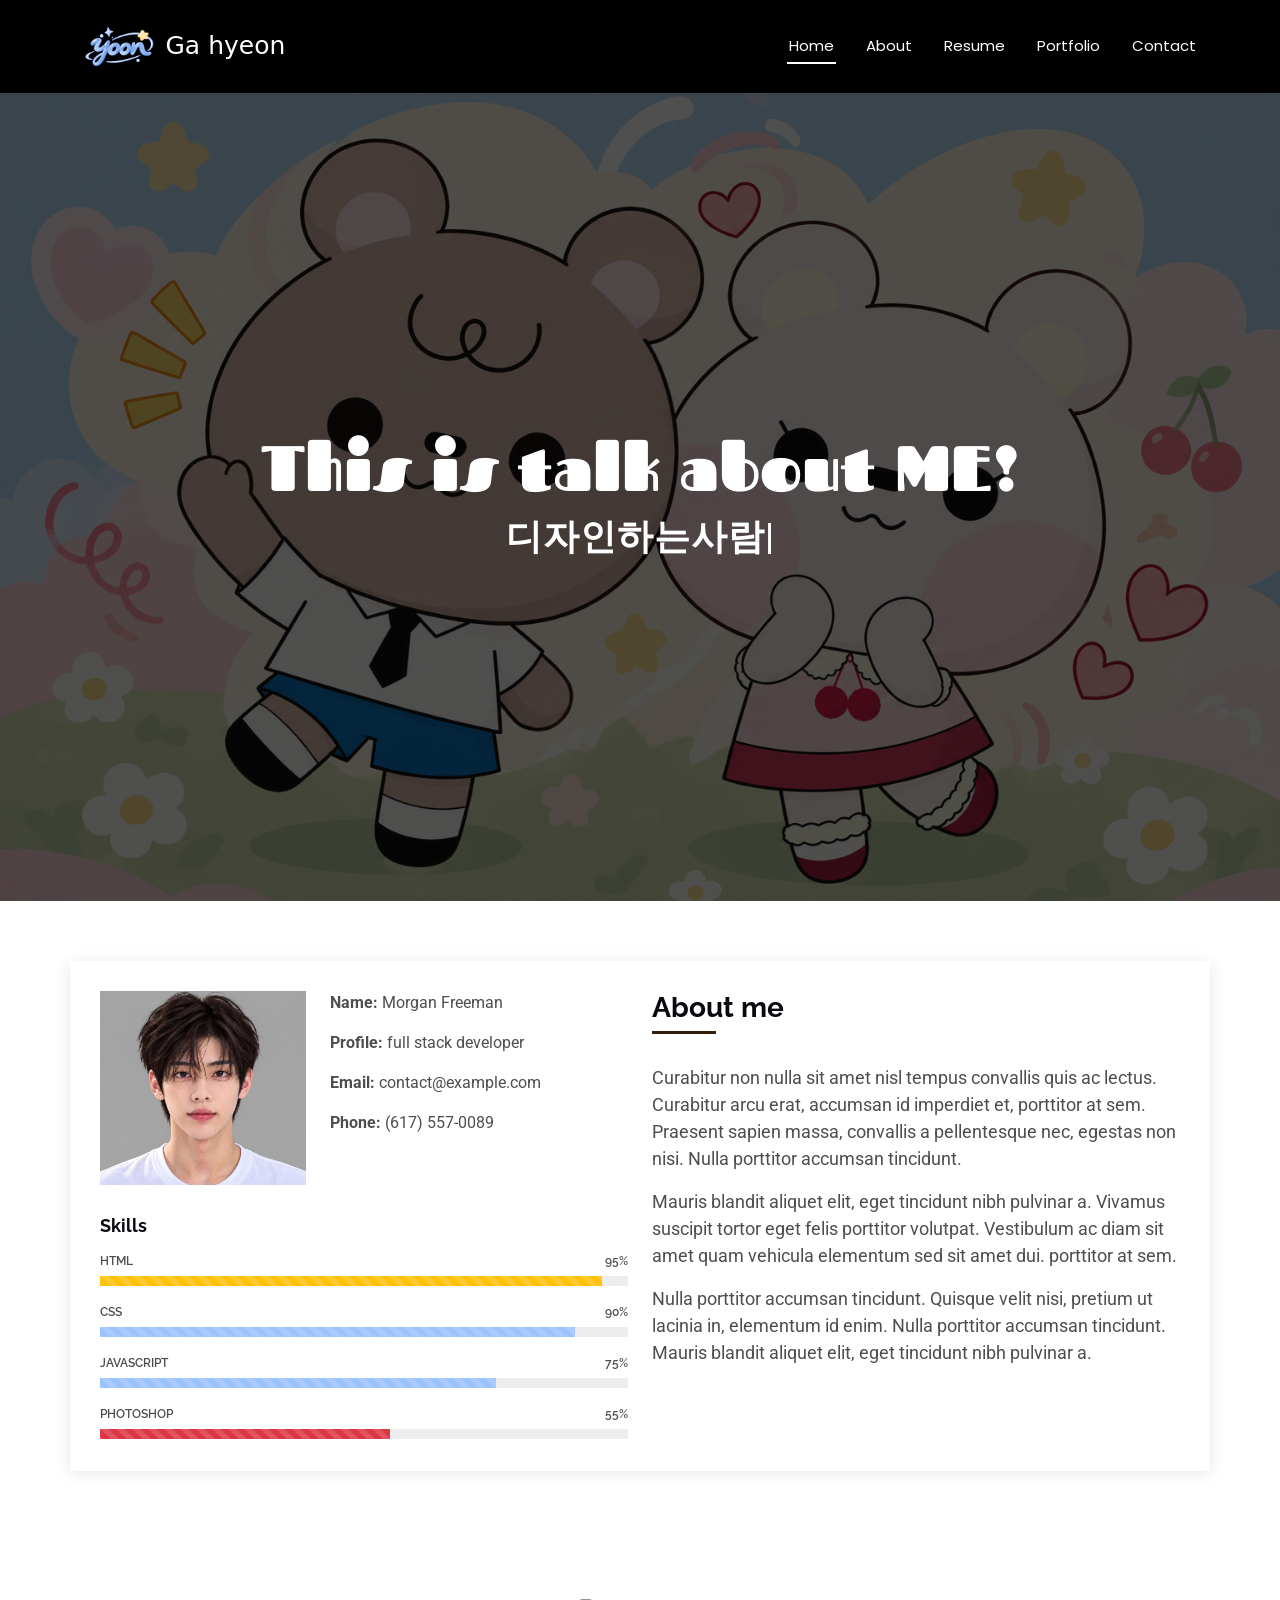
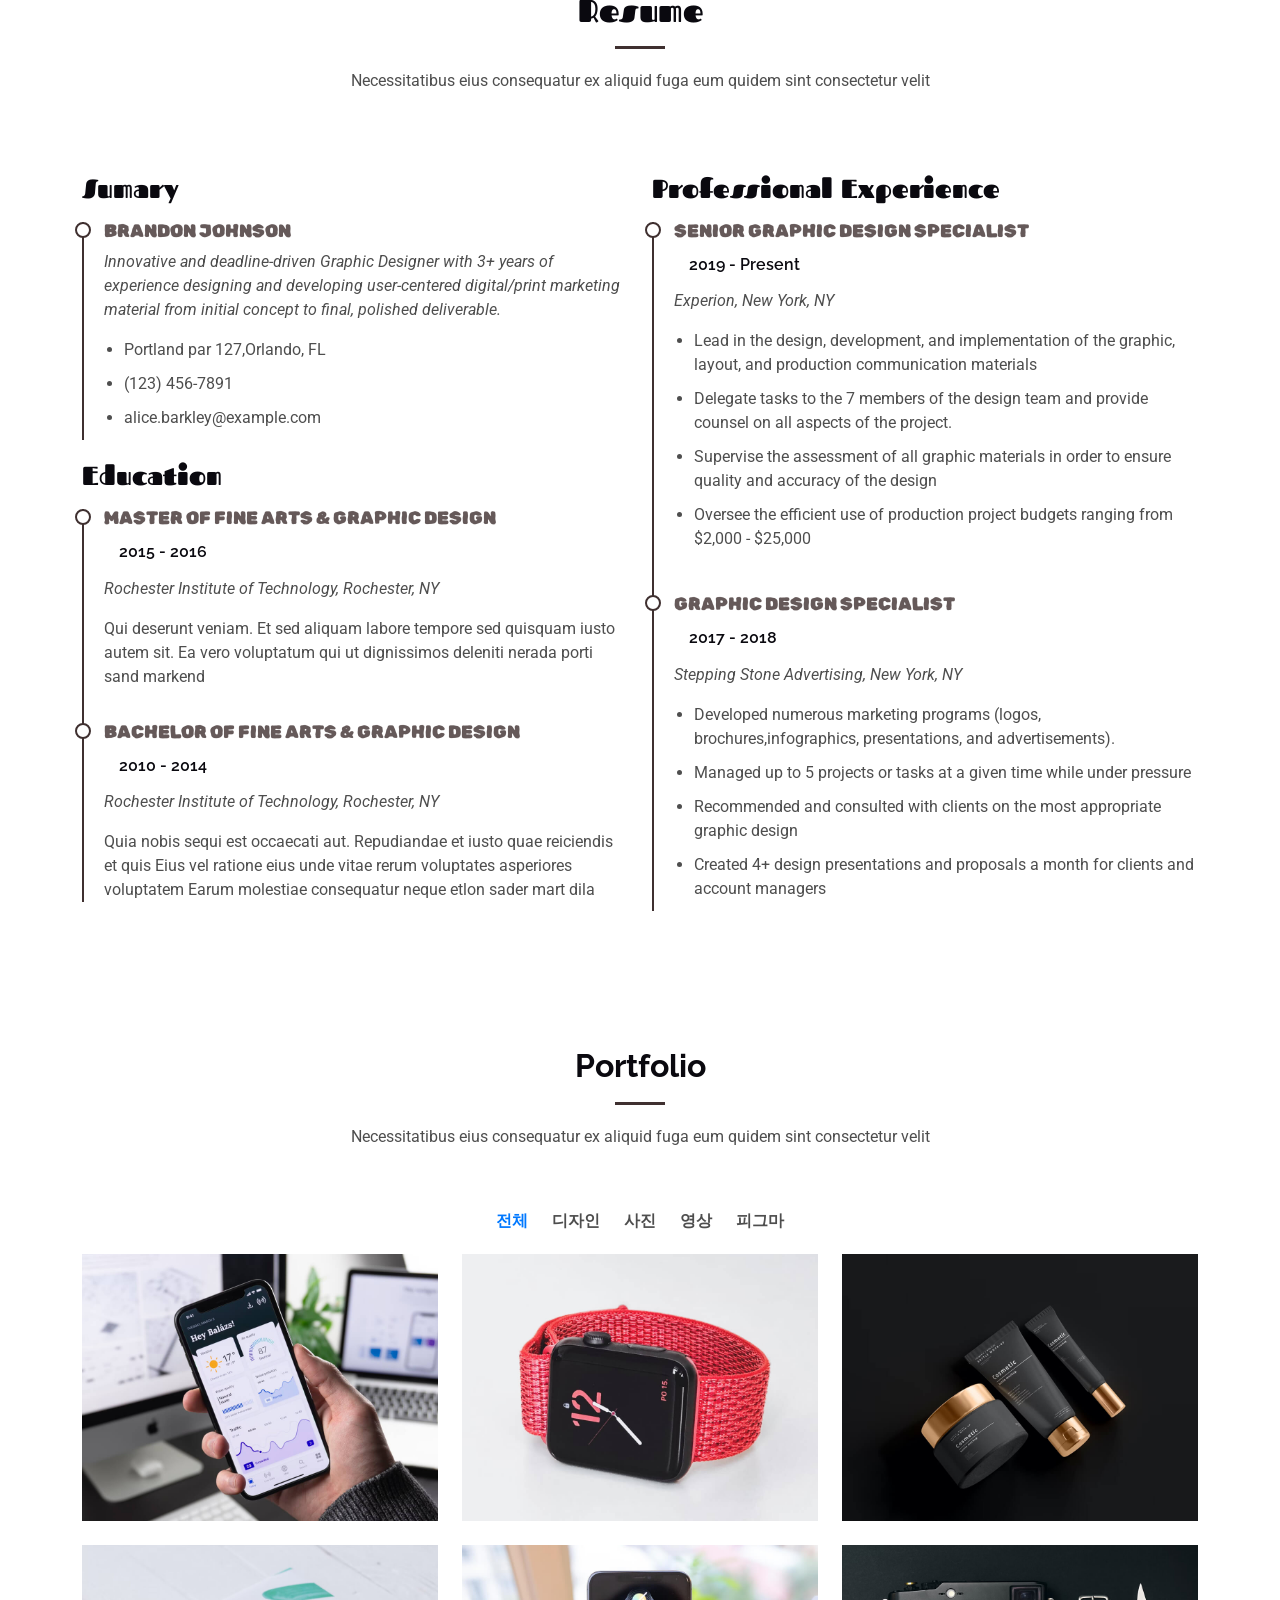
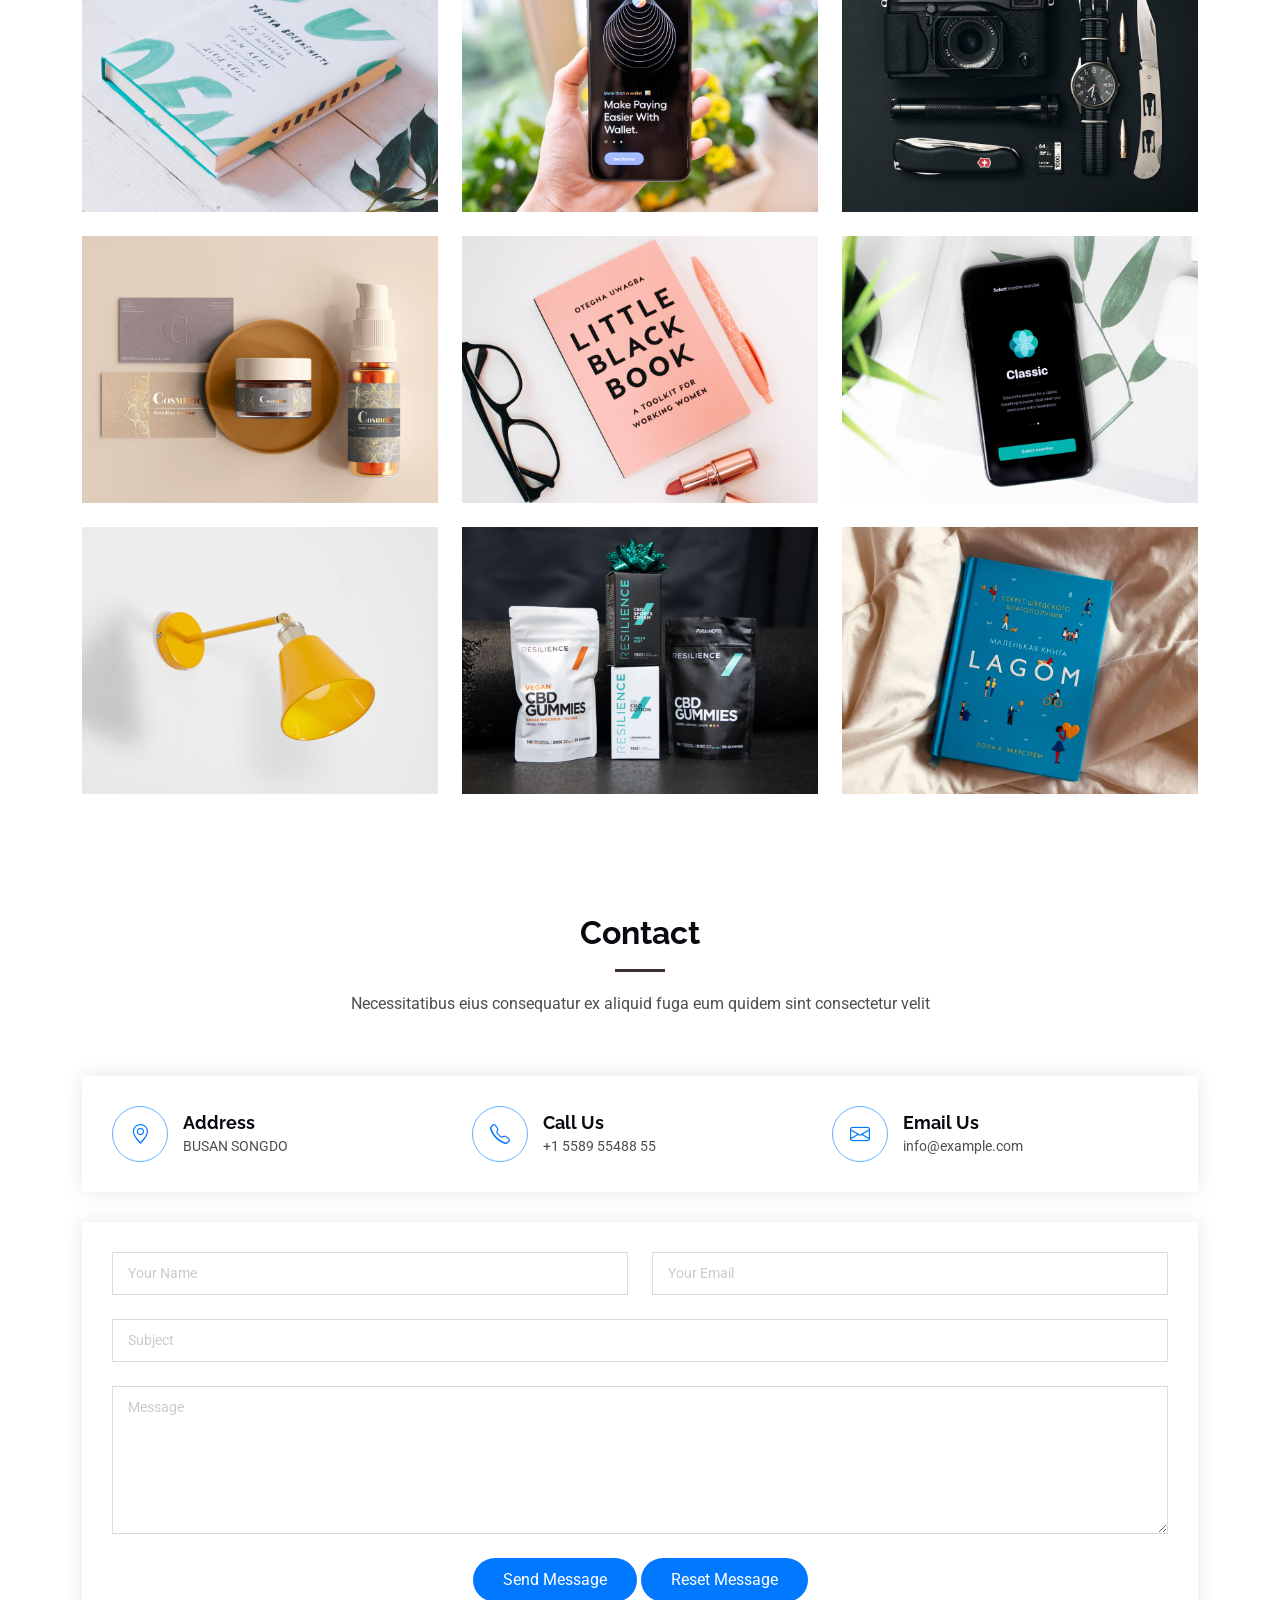
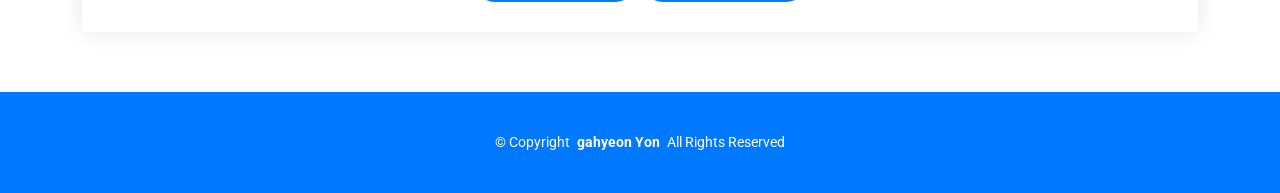
<file: index.html>
<!DOCTYPE html>
<html lang="ko">

<head>
  <meta charset="utf-8">
  <meta name="author" content="윤가현">

  <meta name="description" content="안녕하세요. 윤가현의 디자인 영상 포트폴리오 입니다.">
  <meta name="keywords" content="포토폴리오, html, css, js, 영상">
  <meta name="robots" content="noindex, nofollow">
  <meta http-equiv="X-UA-Compattible" content="ie=edge">

  <meta content="width=device-width, initial-scale=1.0" name="viewport">
  <title>윤가현의 포트폴리오</title>
  

  <!-- Favicons -->
  <link href="assets/img/favicon_gh.png" rel="icon">
  <link href="assets/img/favicon_gh.png" rel="apple-touch-icon">

  <!-- Fonts -->
  <link href="https://fonts.googleapis.com" rel="preconnect">
  <link href="https://fonts.gstatic.com" rel="preconnect" crossorigin>
  <link href="https://fonts.googleapis.com/css2?family=Roboto:ital,wght@0,100;0,300;0,400;0,500;0,700;0,900;1,100;1,300;1,400;1,500;1,700;1,900&family=Poppins:ital,wght@0,100;0,200;0,300;0,400;0,500;0,600;0,700;0,800;0,900;1,100;1,200;1,300;1,400;1,500;1,600;1,700;1,800;1,900&family=Raleway:ital,wght@0,100;0,200;0,300;0,400;0,500;0,600;0,700;0,800;0,900;1,100;1,200;1,300;1,400;1,500;1,600;1,700;1,800;1,900&display=swap" rel="stylesheet">

  <!-- Vendor CSS Files -->
  <link href="assets/vendor/bootstrap/css/bootstrap.min.css" rel="stylesheet">
  <link href="assets/vendor/bootstrap-icons/bootstrap-icons.css" rel="stylesheet">
  <link href="assets/vendor/aos/aos.css" rel="stylesheet">
  <link href="assets/vendor/glightbox/css/glightbox.min.css" rel="stylesheet">
  <link href="assets/vendor/swiper/swiper-bundle.min.css" rel="stylesheet">

  <!-- Main CSS File -->
  <link href="assets/css/main.css" rel="stylesheet">

 
</head>

<body class="index-page">

  <header id="header" class="header d-flex align-items-center sticky-top">
    <div class="container-fluid container-xl position-relative d-flex align-items-center justify-content-between">

      <a href="index.html" class="logo d-flex align-items-center">
        <!-- Uncomment the line below if you also wish to use an image logo -->
        <img src="./assets/img/favicon_gh.png" alt="">
        <h1 class="sitename chewy-regular">Ga hyeon</h1>
      </a>

      <nav id="navmenu" class="navmenu">
        <ul>
          <li><a href="#hero" class="active">Home<br></a></li>
          <li><a href="#about">About</a></li>
          <li><a href="#resume">Resume</a></li>
          <li><a href="#portfolio">Portfolio</a></li>
          
          <li><a href="#contact">Contact</a></li>
        </ul>
        <i class="mobile-nav-toggle d-xl-none bi bi-list-check"></i>
      </nav>

    </div>
  </header>

  <main class="main">

    <!-- Hero Section -->
    <section id="hero" class="hero section dark-background">

      <img src="assets/img/monglebears.png" alt="" data-aos="fade-in">

      <div class="container d-flex flex-column align-items-center justify-content-center text-center" data-aos="fade-up" data-aos-delay="100">
        <h2 class="fascinate-logo-y">This is talk about ME!</h2>
        <p><span class="typed" data-typed-items="디자인하는사람, 영상만드는사람, AI잘쓰는사람, 사진찍는사람, 상세페이지만드는사람, 디자인좋아청년"></span></p>
      </div>

    </section><!-- /Hero Section -->

    <!-- About Section -->
    <section id="about" class="about section">

      <div class="container" data-aos="fade-up" data-aos-delay="100">

        <div class="row gy-4">
          <div class="col-md-6">

            <div class="row justify-content-between gy-4">
              <div class="col-lg-5">
                <img src="assets/img/jun.jpg" class="img-fluid" alt="">
              </div>
              <div class="col-lg-7 about-info">
                <p><strong>Name: </strong> <span>Morgan Freeman</span></p>
                <p><strong>Profile: </strong> <span>full stack developer</span></p>
                <p><strong>Email: </strong> <span>contact@example.com</span></p>
                <p><strong>Phone: </strong> <span>(617) 557-0089</span></p>
              </div>
            </div>

            <div class="skills-content skills-animation">

              <h5>Skills</h5>

              <div class="progress">
                <span class="skill"><span>HTML</span> <i class="val">95%</i></span>
                <div class="progress-bar-wrap">
                  <div class="progress-bar bg-warning progress-bar-striped progress-bar-animated" role="progressbar" aria-valuenow="95" aria-valuemin="0" aria-valuemax="100"></div>
                </div>
              </div><!-- End Skills Item -->

              <div class="progress">
                <span class="skill"><span>CSS</span> <i class="val">90%</i></span>
                <div class="progress-bar-wrap">
                  <div class="progress-bar progress-bar-striped progress-bar-animated" role="progressbar" aria-valuenow="90" aria-valuemin="0" aria-valuemax="100"></div>
                </div>
              </div><!-- End Skills Item -->

              <div class="progress">
                <span class="skill"><span>JavaScript</span> <i class="val">75%</i></span>
                <div class="progress-bar-wrap">
                  <div class="progress-bar  progress-bar-striped progress-bar-animated" role="progressbar" aria-valuenow="75" aria-valuemin="0" aria-valuemax="100"></div>
                </div>
              </div><!-- End Skills Item -->

              <div class="progress">
                <span class="skill"><span>Photoshop</span> <i class="val">55%</i></span>
                <div class="progress-bar-wrap">
                  <div class="progress-bar bg-danger progress-bar-striped progress-bar-animated" role="progressbar" aria-valuenow="55" aria-valuemin="0" aria-valuemax="100"></div>
                </div>
              </div><!-- End Skills Item -->

            </div>
          </div>

          

          <div class="col-md-6">
            <div class="about-me">
              <h4>About me</h4>
              <p>
                Curabitur non nulla sit amet nisl tempus convallis quis ac lectus. Curabitur arcu erat, accumsan id
                imperdiet et, porttitor
                at sem. Praesent sapien massa, convallis a pellentesque nec, egestas non nisi. Nulla
                porttitor accumsan tincidunt.
              </p>
              <p>
                Mauris blandit aliquet elit, eget tincidunt nibh pulvinar a. Vivamus suscipit tortor eget felis
                porttitor volutpat. Vestibulum
                ac diam sit amet quam vehicula elementum sed sit amet dui. porttitor at sem.
              </p>
              <p>
                Nulla porttitor accumsan tincidunt. Quisque velit nisi, pretium ut lacinia in, elementum id enim.
                Nulla porttitor accumsan
                tincidunt. Mauris blandit aliquet elit, eget tincidunt nibh pulvinar a.
              </p>
            </div>
          </div>
        </div>

        
      </div>

      

    </section><!-- /About Section -->




    <!-- Resume Section -->
    <section id="resume" class="resume section">

      <!-- Section Title -->
      <div class="container section-title" data-aos="fade-up">
        <h2 class="fascinate-logo-y">Resume</h2>
        <p>Necessitatibus eius consequatur ex aliquid fuga eum quidem sint consectetur velit</p>
      </div><!-- End Section Title -->

      <div class="container">

        <div class="row">

          <div class="col-lg-6" data-aos="fade-up" data-aos-delay="100">
            <h3 class="resume-title fascinate-logo-y ">Sumary</h3>

            <div class="resume-item pb-0">
              <h4 class="rubik-logo-y">Brandon Johnson</h4>
              <p><em>Innovative and deadline-driven Graphic Designer with 3+ years of experience designing and developing user-centered digital/print marketing material from initial concept to final, polished deliverable.</em></p>
              <ul>
                <li>Portland par 127,Orlando, FL</li>
                <li>(123) 456-7891</li>
                <li>alice.barkley@example.com</li>
              </ul>
            </div><!-- Edn Resume Item -->

            <h3 class="resume-title fascinate-logo-y">Education</h3>
            <div class="resume-item  ">
              <h4 class="rubik-logo-y">Master of Fine Arts &amp; Graphic Design</h4>
              <h5>2015 - 2016</h5>
              <p><em>Rochester Institute of Technology, Rochester, NY</em></p>
              <p>Qui deserunt veniam. Et sed aliquam labore tempore sed quisquam iusto autem sit. Ea vero voluptatum qui ut dignissimos deleniti nerada porti sand markend</p>
            </div><!-- Edn Resume Item -->

            <div class="resume-item">
              <h4 class="rubik-logo-y">Bachelor of Fine Arts &amp; Graphic Design</h4>
              <h5>2010 - 2014</h5>
              <p><em>Rochester Institute of Technology, Rochester, NY</em></p>
              <p>Quia nobis sequi est occaecati aut. Repudiandae et iusto quae reiciendis et quis Eius vel ratione eius unde vitae rerum voluptates asperiores voluptatem Earum molestiae consequatur neque etlon sader mart dila</p>
            </div><!-- Edn Resume Item -->

          </div>

          <div class="col-lg-6" data-aos="fade-up" data-aos-delay="200">
            <h3 class="resume-title fascinate-logo-y">Professional Experience</h3>
            <div class="resume-item">
              <h4 class="rubik-logo-y">Senior graphic design specialist</h4>
              <h5>2019 - Present</h5>
              <p><em>Experion, New York, NY </em></p>
              <ul>
                <li>Lead in the design, development, and implementation of the graphic, layout, and production communication materials</li>
                <li>Delegate tasks to the 7 members of the design team and provide counsel on all aspects of the project. </li>
                <li>Supervise the assessment of all graphic materials in order to ensure quality and accuracy of the design</li>
                <li>Oversee the efficient use of production project budgets ranging from $2,000 - $25,000</li>
              </ul>
            </div><!-- Edn Resume Item -->

            <div class="resume-item">
              <h4 class="rubik-logo-y">Graphic design specialist</h4>
              <h5>2017 - 2018</h5>
              <p><em>Stepping Stone Advertising, New York, NY</em></p>
              <ul>
                <li>Developed numerous marketing programs (logos, brochures,infographics, presentations, and advertisements).</li>
                <li>Managed up to 5 projects or tasks at a given time while under pressure</li>
                <li>Recommended and consulted with clients on the most appropriate graphic design</li>
                <li>Created 4+ design presentations and proposals a month for clients and account managers</li>
              </ul>
            </div><!-- Edn Resume Item -->

          </div>

        </div>

      </div>

    </section><!-- /Resume Section -->

    

    <!-- Portfolio Section -->
    <section id="portfolio" class="portfolio section">

      <!-- Section Title -->
      <div class="container section-title" data-aos="fade-up">
        <h2>Portfolio</h2>
        <p>Necessitatibus eius consequatur ex aliquid fuga eum quidem sint consectetur velit</p>
      </div><!-- End Section Title -->

      <div class="container">

        <div class="isotope-layout" data-default-filter="*" data-layout="masonry" data-sort="original-order">

          <ul class="portfolio-filters isotope-filters" data-aos="fade-up" data-aos-delay="100">
            <li data-filter="*" class="filter-active">전체</li>
            <li data-filter=".filter-app">디자인</li>
            <li data-filter=".filter-product">사진</li>
            <li data-filter=".filter-branding">영상</li>
            <li data-filter=".filter-books">피그마</li>
          </ul><!-- End Portfolio Filters -->

          <div class="row gy-4 isotope-container" data-aos="fade-up" data-aos-delay="200">

            <div class="col-lg-4 col-md-6 portfolio-item isotope-item filter-product">
              <img src="assets/img/portfolio/app-1.jpg" class="img-fluid" alt="">
              <div class="portfolio-info">
                <h4>이미지1</h4>
                <p>글자적기Lorem ipsum, dolor sit amet consectetur</p>
                <!-- <a href="assets/img/portfolio/app-1.jpg" title="App 1" data-gallery="portfolio-gallery-app" class="glightbox preview-link"><i class="bi bi-zoom-in"></i></a> -->
                <a href="portfolio-details-1.html" title="More Details" class="details-link"><i class="bi bi-link-45deg"></i></a>
              </div>
            </div><!-- End Portfolio Item -->

            <div class="col-lg-4 col-md-6 portfolio-item isotope-item filter-product">
              <img src="assets/img/portfolio/product-1.jpg" class="img-fluid" alt="">
              <div class="portfolio-info">
                <h4>영상 1</h4>
                <p>유튜브 넣을거임.</p>
                
                <a href="portfolio-details-2.html" title="More Details" class="details-link"><i class="bi bi-link-45deg"></i></a>
              </div>
            </div><!-- End Portfolio Item -->

            <div class="col-lg-4 col-md-6 portfolio-item isotope-item filter-branding">
              <img src="assets/img/portfolio/branding-1.jpg" class="img-fluid" alt="">
              <div class="portfolio-info">
                <h4>Branding 3</h4>
                <p>Lorem ipsum, dolor sit amet consectetur</p>
                <a href="assets/img/portfolio/branding-1.jpg" title="Branding 1" data-gallery="portfolio-gallery-branding" class="glightbox preview-link"><i class="bi bi-zoom-in"></i></a>
                <a href="portfolio-details.html" title="More Details" class="details-link"><i class="bi bi-link-45deg"></i></a>
              </div>
            </div><!-- End Portfolio Item -->

            <div class="col-lg-4 col-md-6 portfolio-item isotope-item filter-books">
              <img src="assets/img/portfolio/books-1.jpg" class="img-fluid" alt="">
              <div class="portfolio-info">
                <h4>Books 1</h4>
                <p>Lorem ipsum, dolor sit amet consectetur</p>
                <a href="assets/img/portfolio/books-1.jpg" title="Branding 1" data-gallery="portfolio-gallery-book" class="glightbox preview-link"><i class="bi bi-zoom-in"></i></a>
                <a href="portfolio-details.html" title="More Details" class="details-link"><i class="bi bi-link-45deg"></i></a>
              </div>
            </div><!-- End Portfolio Item -->

            <div class="col-lg-4 col-md-6 portfolio-item isotope-item filter-app">
              <img src="assets/img/portfolio/app-2.jpg" class="img-fluid" alt="">
              <div class="portfolio-info">
                <h4>App 2</h4>
                <p>Lorem ipsum, dolor sit amet consectetur</p>
                <a href="assets/img/portfolio/app-2.jpg" title="App 2" data-gallery="portfolio-gallery-app" class="glightbox preview-link"><i class="bi bi-zoom-in"></i></a>
                <a href="portfolio-details.html" title="More Details" class="details-link"><i class="bi bi-link-45deg"></i></a>
              </div>
            </div><!-- End Portfolio Item -->

            <div class="col-lg-4 col-md-6 portfolio-item isotope-item filter-product">
              <img src="assets/img/portfolio/product-2.jpg" class="img-fluid" alt="">
              <div class="portfolio-info">
                <h4>영상 2</h4>
                <p>Lorem ipsum, dolor sit amet consectetur</p>
                
                <a href="portfolio-details-3.html" title="More Details" class="details-link"><i class="bi bi-link-45deg"></i></a>
              </div>
            </div><!-- End Portfolio Item -->

            <div class="col-lg-4 col-md-6 portfolio-item isotope-item filter-branding">
              <img src="assets/img/portfolio/branding-2.jpg" class="img-fluid" alt="">
              <div class="portfolio-info">
                <h4>Branding 2</h4>
                <p>Lorem ipsum, dolor sit amet consectetur</p>
                <a href="assets/img/portfolio/branding-2.jpg" title="Branding 2" data-gallery="portfolio-gallery-branding" class="glightbox preview-link"><i class="bi bi-zoom-in"></i></a>
                <a href="portfolio-details.html" title="More Details" class="details-link"><i class="bi bi-link-45deg"></i></a>
              </div>
            </div><!-- End Portfolio Item -->

            <div class="col-lg-4 col-md-6 portfolio-item isotope-item filter-books">
              <img src="assets/img/portfolio/books-2.jpg" class="img-fluid" alt="">
              <div class="portfolio-info">
                <h4>Books 2</h4>
                <p>Lorem ipsum, dolor sit amet consectetur</p>
                <a href="assets/img/portfolio/books-2.jpg" title="Branding 2" data-gallery="portfolio-gallery-book" class="glightbox preview-link"><i class="bi bi-zoom-in"></i></a>
                <a href="portfolio-details.html" title="More Details" class="details-link"><i class="bi bi-link-45deg"></i></a>
              </div>
            </div><!-- End Portfolio Item -->

            <div class="col-lg-4 col-md-6 portfolio-item isotope-item filter-app">
              <img src="assets/img/portfolio/app-3.jpg" class="img-fluid" alt="">
              <div class="portfolio-info">
                <h4>App 3</h4>
                <p>Lorem ipsum, dolor sit amet consectetur</p>
                <a href="assets/img/portfolio/app-3.jpg" title="App 3" data-gallery="portfolio-gallery-app" class="glightbox preview-link"><i class="bi bi-zoom-in"></i></a>
                <a href="portfolio-details.html" title="More Details" class="details-link"><i class="bi bi-link-45deg"></i></a>
              </div>
            </div><!-- End Portfolio Item -->

            <div class="col-lg-4 col-md-6 portfolio-item isotope-item filter-product">
              <img src="assets/img/portfolio/product-3.jpg" class="img-fluid" alt="">
              <div class="portfolio-info">
                <h4>Product 3</h4>
                <p>Lorem ipsum, dolor sit amet consectetur</p>
                <a href="assets/img/portfolio/product-3.jpg" title="Product 3" data-gallery="portfolio-gallery-product" class="glightbox preview-link"><i class="bi bi-zoom-in"></i></a>
                <a href="portfolio-details.html" title="More Details" class="details-link"><i class="bi bi-link-45deg"></i></a>
              </div>
            </div><!-- End Portfolio Item -->

            <div class="col-lg-4 col-md-6 portfolio-item isotope-item filter-branding">
              <img src="assets/img/portfolio/branding-3.jpg" class="img-fluid" alt="">
              <div class="portfolio-info">
                <h4>Branding 3</h4>
                <p>Lorem ipsum, dolor sit amet consectetur</p>
                <a href="assets/img/portfolio/branding-3.jpg" title="Branding 2" data-gallery="portfolio-gallery-branding" class="glightbox preview-link"><i class="bi bi-zoom-in"></i></a>
                <a href="portfolio-details.html" title="More Details" class="details-link"><i class="bi bi-link-45deg"></i></a>
              </div>
            </div><!-- End Portfolio Item -->

            <div class="col-lg-4 col-md-6 portfolio-item isotope-item filter-books">
              <img src="assets/img/portfolio/books-3.jpg" class="img-fluid" alt="">
              <div class="portfolio-info">
                <h4>Books 3</h4>
                <p>Lorem ipsum, dolor sit amet consectetur</p>
                <a href="assets/img/portfolio/books-3.jpg" title="Branding 3" data-gallery="portfolio-gallery-book" class="glightbox preview-link"><i class="bi bi-zoom-in"></i></a>
                <a href="portfolio-details.html" title="More Details" class="details-link"><i class="bi bi-link-45deg"></i></a>
              </div>
            </div><!-- End Portfolio Item -->

          </div><!-- End Portfolio Container -->

        </div>

      </div>

    </section><!-- /Portfolio Section -->

    

    

    <!-- Contact Section -->
    <section id="contact" class="contact section">

      <!-- Section Title -->
      <div class="container section-title" data-aos="fade-up">
        <h2>Contact</h2>
        <p>Necessitatibus eius consequatur ex aliquid fuga eum quidem sint consectetur velit</p>
      </div><!-- End Section Title -->

      <div class="container" data-aos="fade-up" data-aos-delay="100">

        <div class="info-wrap" data-aos="fade-up" data-aos-delay="200">
          <div class="row gy-5">

            <div class="col-lg-4">
              <div class="info-item d-flex align-items-center">
                <i class="bi bi-geo-alt flex-shrink-0"></i>
                <div>
                  <h3>Address</h3>
                  <p>BUSAN SONGDO</p>
                </div>
              </div>
            </div><!-- End Info Item -->

            <div class="col-lg-4">
              <div class="info-item d-flex align-items-center">
                <i class="bi bi-telephone flex-shrink-0"></i>
                <div>
                  <h3>Call Us</h3>
                  <p>+1 5589 55488 55</p>
                </div>
              </div>
            </div><!-- End Info Item -->

            <div class="col-lg-4">
              <div class="info-item d-flex align-items-center">
                <i class="bi bi-envelope flex-shrink-0"></i>
                <div>
                  <h3>Email Us</h3>
                  <p>info@example.com</p>
                </div>
              </div>
            </div><!-- End Info Item -->

          </div>
        </div>

        <form class="php-email-form" data-aos="fade-up" data-aos-delay="300">
          <div class="row gy-4">

            <div class="col-md-6">
              <input type="text" name="name" class="form-control" placeholder="Your Name" required="">
            </div>

            <div class="col-md-6 ">
              <input type="email" class="form-control" name="email" placeholder="Your Email" required="">
            </div>

            <div class="col-md-12">
              <input type="text" class="form-control" name="subject" placeholder="Subject" required="">
            </div>

            <div class="col-md-12">
              <textarea class="form-control" name="message" rows="6" placeholder="Message" required=""></textarea>
            </div>

            <div class="col-md-12 text-center">
              

              <button type="submit">Send Message</button>
              <button type="reset">Reset Message</button>
            </div>

          </div>
        </form><!-- End Contact Form -->

      </div>

    </section><!-- /Contact Section -->

  </main>

  <footer id="footer" class="footer accent-background">

    <div class="container">
      <div class="copyright text-center ">
        <p>© <span>Copyright</span> <strong class="px-1 sitename">gahyeon Yon</strong> <span>All Rights Reserved</span></p>
      </div>
      <!-- <div class="social-links d-flex justify-content-center">
        <a href=""><i class="bi bi-twitter-x"></i></a>
        <a href=""><i class="bi bi-facebook"></i></a>
        <a href=""><i class="bi bi-instagram"></i></a>
        <a href=""><i class="bi bi-linkedin"></i></a>
      </div> -->
      
      <!-- <div class="credits">
        All the links in the footer should remain intact. -->
        <!-- You can delete the links only if you've purchased the pro version. -->
        <!-- Licensing information: https://bootstrapmade.com/license/ -->
        <!-- Purchase the pro version with working PHP/AJAX contact form: [buy-url]
        Designed by <a href="https://bootstrapmade.com/">BootstrapMade</a> | <a href="https://bootstrapmade.com/tools/">DevTools</a>
      </div> -->
    </div>

  </footer>

  <!-- Scroll Top -->
  <a href="#" id="scroll-top" class="scroll-top d-flex align-items-center justify-content-center"><i class="bi bi-caret-up-fill"></i></a>

  <!-- Preloader -->
  <div id="preloader"></div>

  <!-- Vendor JS Files -->
  <script src="assets/vendor/bootstrap/js/bootstrap.bundle.min.js"></script>
  <script src="assets/vendor/php-email-form/validate.js"></script>
  <script src="assets/vendor/aos/aos.js"></script>
  <script src="assets/vendor/typed.js/typed.umd.js"></script>
  <script src="assets/vendor/waypoints/noframework.waypoints.js"></script>
  <script src="assets/vendor/purecounter/purecounter_vanilla.js"></script>
  <script src="assets/vendor/glightbox/js/glightbox.min.js"></script>
  <script src="assets/vendor/imagesloaded/imagesloaded.pkgd.min.js"></script>
  <script src="assets/vendor/isotope-layout/isotope.pkgd.min.js"></script>
  <script src="assets/vendor/swiper/swiper-bundle.min.js"></script>

  <!-- Main JS File -->
  <script src="assets/js/main.js"></script>

</body>

</html>
</file>
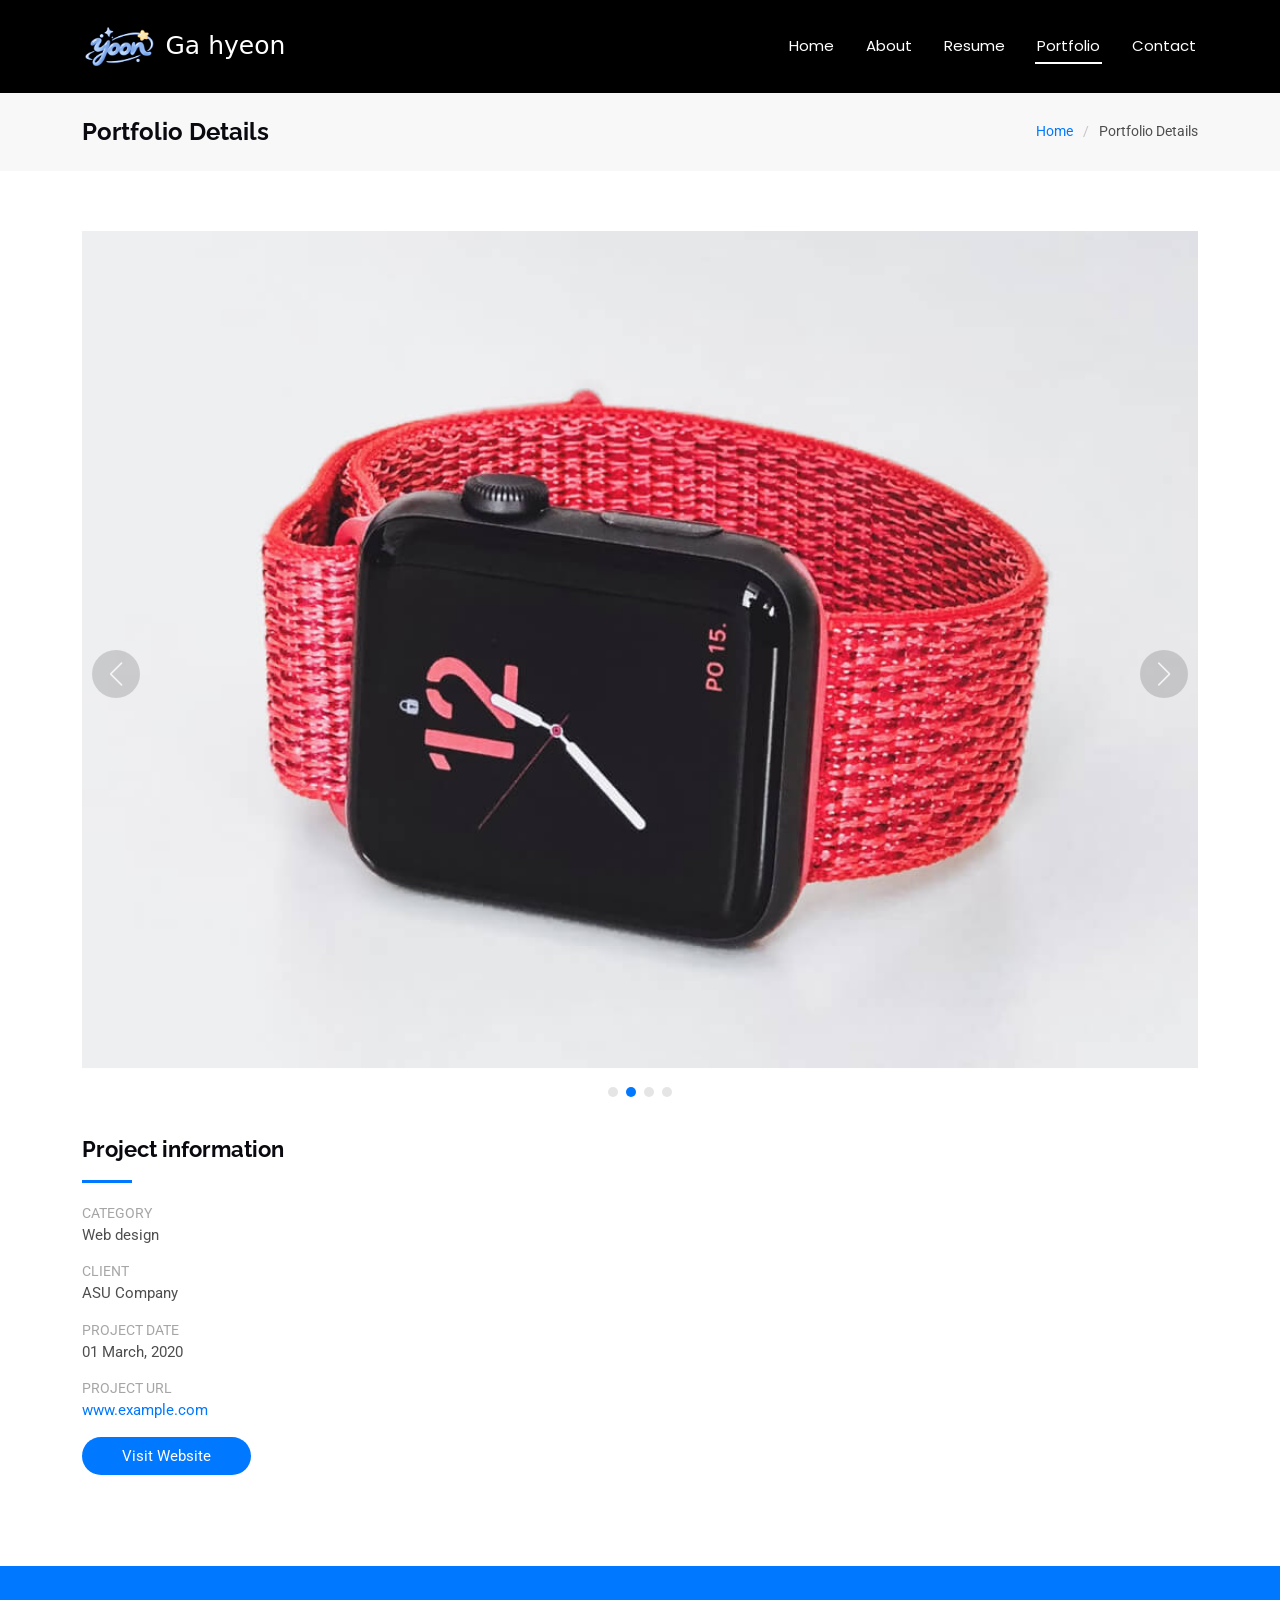
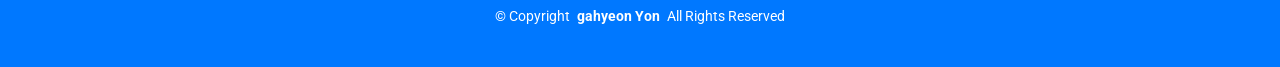
<file: portfolio-details-1.html>
<!DOCTYPE html>
<html lang="ko">

<head>
  <meta charset="utf-8">
  <meta name="author" content="윤가현">

  <meta name="description" content="안녕하세요. 윤가현의 디자인 영상 포트폴리오 입니다.">
  <meta name="keywords" content="포토폴리오, html, css, js, 영상">
  <meta name="robots" content="noindex, nofollow">
  <meta http-equiv="X-UA-Compattible" content="ie=edge">

  <meta content="width=device-width, initial-scale=1.0" name="viewport">
  <title>윤가현의 포트폴리오</title>
  

  <!-- Favicons -->
  <link href="assets/img/favicon_gh.png" rel="icon">
  <link href="assets/img/favicon_gh.png" rel="apple-touch-icon">

  <!-- Fonts -->
  <link href="https://fonts.googleapis.com" rel="preconnect">
  <link href="https://fonts.gstatic.com" rel="preconnect" crossorigin>
  <link href="https://fonts.googleapis.com/css2?family=Roboto:ital,wght@0,100;0,300;0,400;0,500;0,700;0,900;1,100;1,300;1,400;1,500;1,700;1,900&family=Poppins:ital,wght@0,100;0,200;0,300;0,400;0,500;0,600;0,700;0,800;0,900;1,100;1,200;1,300;1,400;1,500;1,600;1,700;1,800;1,900&family=Raleway:ital,wght@0,100;0,200;0,300;0,400;0,500;0,600;0,700;0,800;0,900;1,100;1,200;1,300;1,400;1,500;1,600;1,700;1,800;1,900&display=swap" rel="stylesheet">

  <!-- Vendor CSS Files -->
  <link href="assets/vendor/bootstrap/css/bootstrap.min.css" rel="stylesheet">
  <link href="assets/vendor/bootstrap-icons/bootstrap-icons.css" rel="stylesheet">
  <link href="assets/vendor/aos/aos.css" rel="stylesheet">
  <link href="assets/vendor/glightbox/css/glightbox.min.css" rel="stylesheet">
  <link href="assets/vendor/swiper/swiper-bundle.min.css" rel="stylesheet">

  <!-- Main CSS File -->
  <link href="assets/css/main.css" rel="stylesheet">

 
</head>

<body class="index-page">

  <header id="header" class="header d-flex align-items-center sticky-top">
    <div class="container-fluid container-xl position-relative d-flex align-items-center justify-content-between">

      <a href="index.html" class="logo d-flex align-items-center">
        <!-- Uncomment the line below if you also wish to use an image logo -->
        <img src="./assets/img/favicon_gh.png" alt="">
        <h1 class="sitename chewy-regular">Ga hyeon</h1>
      </a>

      <nav id="navmenu" class="navmenu">
        <ul>
          <li><a href="index.html#hero" >Home<br></a></li>
          <li><a href="index.html#about">About</a></li>
          <li><a href="index.html#resume">Resume</a></li>
          <li><a href="index.html#portfolio" class="active">Portfolio</a></li>
          
          <li><a href="#index.htmlcontact">Contact</a></li>
        </ul>
        <i class="mobile-nav-toggle d-xl-none bi bi-list-check"></i>
      </nav>

    </div>
  </header>


  <main class="main">

    <!-- Page Title -->
    <div class="page-title" data-aos="fade">
      <div class="container d-lg-flex justify-content-between align-items-center">
        <h1 class="mb-2 mb-lg-0">Portfolio Details</h1>
        <nav class="breadcrumbs">
          <ol>
            <li><a href="index.html">Home</a></li>
            <li class="current">Portfolio Details</li>
          </ol>
        </nav>
      </div>
    </div><!-- End Page Title -->

    <!-- Portfolio Details Section -->
    <section id="portfolio-details" class="portfolio-details section">

      <div class="container" data-aos="fade-up">

        <div class="portfolio-details-slider swiper init-swiper">
          <script type="application/json" class="swiper-config">
            {
              "loop": true,
              "speed": 600,
              "autoplay": {
                "delay": 1000
              },
              "slidesPerView": "auto",
              "navigation": {
                "nextEl": ".swiper-button-next",
                "prevEl": ".swiper-button-prev"
              },
              "pagination": {
                "el": ".swiper-pagination",
                "type": "bullets",
                "clickable": true
              }
            }
          </script>
          <div class="swiper-wrapper align-items-center">

            <div class="swiper-slide">
              <img src="assets/img/portfolio/app-1.jpg" alt="">
            </div>

            <div class="swiper-slide">
              <img src="assets/img/portfolio/product-1.jpg" alt="">
            </div>

            <div class="swiper-slide">
              <img src="assets/img/portfolio/branding-1.jpg" alt="">
            </div>

            <div class="swiper-slide">
              <img src="assets/img/portfolio/books-1.jpg" alt="">
            </div>

          </div>
          <div class="swiper-button-prev"></div>
          <div class="swiper-button-next"></div>
          <div class="swiper-pagination"></div>
        </div>

        <div class="row justify-content-between gy-4 mt-4">

          <!--<div class="col-lg-8" data-aos="fade-up">
            <div class="portfolio-description">
              <h2>This is an example of portfolio details</h2>
              <p>
                Autem ipsum nam porro corporis rerum. Quis eos dolorem eos itaque inventore commodi labore quia quia. Exercitationem repudiandae officiis neque suscipit non officia eaque itaque enim. Voluptatem officia accusantium nesciunt est omnis tempora consectetur dignissimos. Sequi nulla at esse enim cum deserunt eius.
              </p>
              <p>
                Amet consequatur qui dolore veniam voluptatem voluptatem sit. Non aspernatur atque natus ut cum nam et. Praesentium error dolores rerum minus sequi quia veritatis eum. Eos et doloribus doloremque nesciunt molestiae laboriosam.
              </p>-->

              <!--<div class="testimonial-item">
                <p>
                  <i class="bi bi-quote quote-icon-left"></i>
                  <span>Export tempor illum tamen malis malis eram quae irure esse labore quem cillum quid cillum eram malis quorum velit fore eram velit sunt aliqua noster fugiat irure amet legam anim culpa.</span>
                  <i class="bi bi-quote quote-icon-right"></i>
                </p>
                <div>
                  <img src="assets/img/testimonials/testimonials-2.jpg" class="testimonial-img" alt="">
                  <h3>Sara Wilsson</h3>
                  <h4>Designer</h4>
                </div>
              </div> 

              <p>
                Impedit ipsum quae et aliquid doloribus et voluptatem quasi. Perspiciatis occaecati earum et magnam animi. Quibusdam non qui ea vitae suscipit vitae sunt. Repudiandae incidunt cumque minus deserunt assumenda tempore. Delectus voluptas necessitatibus est.
              </p>

              <p>
                Sunt voluptatum sapiente facilis quo odio aut ipsum repellat debitis. Molestiae et autem libero. Explicabo et quod necessitatibus similique quis dolor eum. Numquam eaque praesentium rem et qui nesciunt.
              </p>

            </div>-->
          </div>

          <div class="col-lg-3" data-aos="fade-up" data-aos-delay="100">
            <div class="portfolio-info">
              <h3>Project information</h3>
              <ul>
                <li><strong>Category</strong> Web design</li>
                <li><strong>Client</strong> ASU Company</li>
                <li><strong>Project date</strong> 01 March, 2020</li>
                <li><strong>Project URL</strong> <a href="#">www.example.com</a></li>
                <li><a href="#" class="btn-visit align-self-start">Visit Website</a></li>
              </ul>
            </div>
          </div>

        </div>

      </div>

    </section><!-- /Portfolio Details Section -->

  </main>

 <footer id="footer" class="footer accent-background">

    <div class="container">
      <div class="copyright text-center ">
        <p>© <span>Copyright</span> <strong class="px-1 sitename">gahyeon Yon</strong> <span>All Rights Reserved</span></p>
      </div>
      <!-- <div class="social-links d-flex justify-content-center">
        <a href=""><i class="bi bi-twitter-x"></i></a>
        <a href=""><i class="bi bi-facebook"></i></a>
        <a href=""><i class="bi bi-instagram"></i></a>
        <a href=""><i class="bi bi-linkedin"></i></a>
      </div> -->
      
      <!-- <div class="credits">
        All the links in the footer should remain intact. -->
        <!-- You can delete the links only if you've purchased the pro version. -->
        <!-- Licensing information: https://bootstrapmade.com/license/ -->
        <!-- Purchase the pro version with working PHP/AJAX contact form: [buy-url]
        Designed by <a href="https://bootstrapmade.com/">BootstrapMade</a> | <a href="https://bootstrapmade.com/tools/">DevTools</a>
      </div> -->
    </div>

  </footer>

  <!-- Scroll Top -->
  <a href="#" id="scroll-top" class="scroll-top d-flex align-items-center justify-content-center"><i class="bi bi-caret-up-fill"></i></a>

  <!-- Preloader -->
  <div id="preloader"></div>

  <!-- Vendor JS Files -->
  <script src="assets/vendor/bootstrap/js/bootstrap.bundle.min.js"></script>
  <script src="assets/vendor/php-email-form/validate.js"></script>
  <script src="assets/vendor/aos/aos.js"></script>
  <script src="assets/vendor/typed.js/typed.umd.js"></script>
  <script src="assets/vendor/waypoints/noframework.waypoints.js"></script>
  <script src="assets/vendor/purecounter/purecounter_vanilla.js"></script>
  <script src="assets/vendor/glightbox/js/glightbox.min.js"></script>
  <script src="assets/vendor/imagesloaded/imagesloaded.pkgd.min.js"></script>
  <script src="assets/vendor/isotope-layout/isotope.pkgd.min.js"></script>
  <script src="assets/vendor/swiper/swiper-bundle.min.js"></script>

  <!-- Main JS File -->
  <script src="assets/js/main.js"></script>

</body>

</html>
</file>
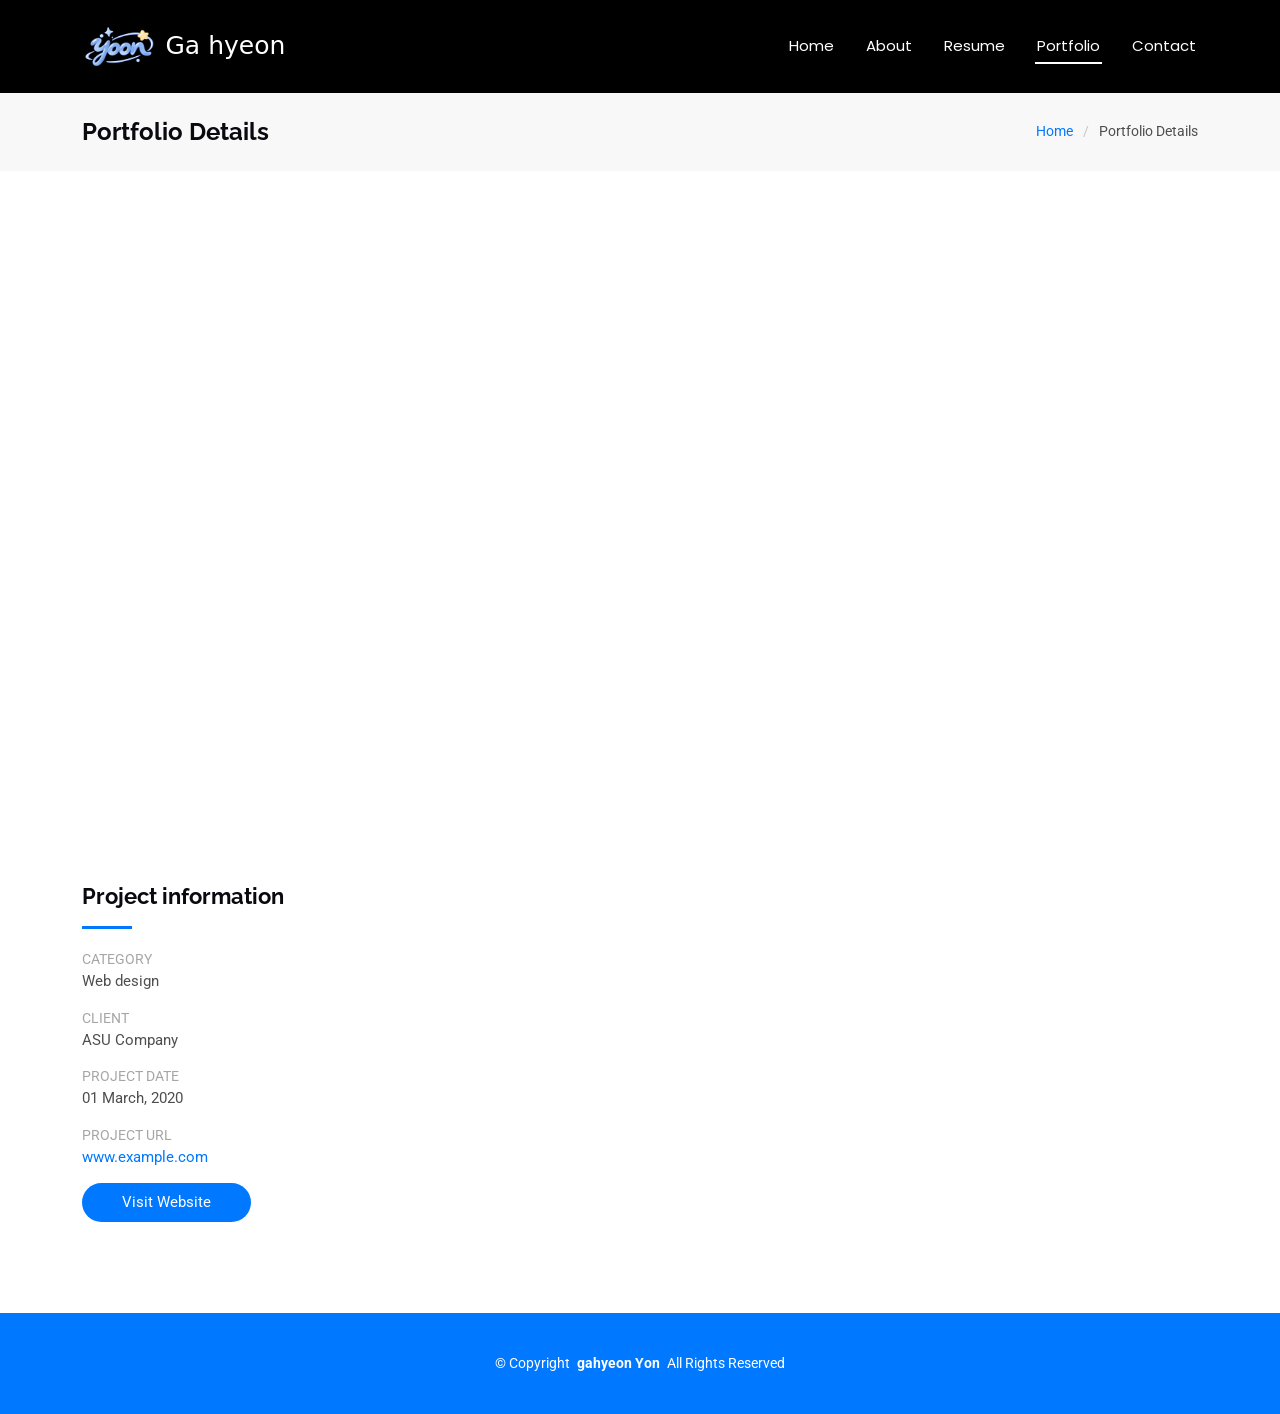
<file: portfolio-details-2.html>
<!DOCTYPE html>
<html lang="ko">

<head>
  <meta charset="utf-8">
  <meta name="author" content="윤가현">

  <meta name="description" content="안녕하세요. 윤가현의 디자인 영상 포트폴리오 입니다.">
  <meta name="keywords" content="포토폴리오, html, css, js, 영상">
  <meta name="robots" content="noindex, nofollow">
  <meta http-equiv="X-UA-Compattible" content="ie=edge">

  <meta content="width=device-width, initial-scale=1.0" name="viewport">
  <title>윤가현의 포트폴리오</title>
  

  <!-- Favicons -->
  <link href="assets/img/favicon_gh.png" rel="icon">
  <link href="assets/img/favicon_gh.png" rel="apple-touch-icon">

  <!-- Fonts -->
  <link href="https://fonts.googleapis.com" rel="preconnect">
  <link href="https://fonts.gstatic.com" rel="preconnect" crossorigin>
  <link href="https://fonts.googleapis.com/css2?family=Roboto:ital,wght@0,100;0,300;0,400;0,500;0,700;0,900;1,100;1,300;1,400;1,500;1,700;1,900&family=Poppins:ital,wght@0,100;0,200;0,300;0,400;0,500;0,600;0,700;0,800;0,900;1,100;1,200;1,300;1,400;1,500;1,600;1,700;1,800;1,900&family=Raleway:ital,wght@0,100;0,200;0,300;0,400;0,500;0,600;0,700;0,800;0,900;1,100;1,200;1,300;1,400;1,500;1,600;1,700;1,800;1,900&display=swap" rel="stylesheet">

  <!-- Vendor CSS Files -->
  <link href="assets/vendor/bootstrap/css/bootstrap.min.css" rel="stylesheet">
  <link href="assets/vendor/bootstrap-icons/bootstrap-icons.css" rel="stylesheet">
  <link href="assets/vendor/aos/aos.css" rel="stylesheet">
  <link href="assets/vendor/glightbox/css/glightbox.min.css" rel="stylesheet">
  <link href="assets/vendor/swiper/swiper-bundle.min.css" rel="stylesheet">

  <!-- Main CSS File -->
  <link href="assets/css/main.css" rel="stylesheet">

 
</head>

<body class="index-page">

  <header id="header" class="header d-flex align-items-center sticky-top">
    <div class="container-fluid container-xl position-relative d-flex align-items-center justify-content-between">

      <a href="index.html" class="logo d-flex align-items-center">
        <!-- Uncomment the line below if you also wish to use an image logo -->
        <img src="./assets/img/favicon_gh.png" alt="">
        <h1 class="sitename chewy-regular">Ga hyeon</h1>
      </a>

      <nav id="navmenu" class="navmenu">
        <ul>
          <li><a href="index.html#hero" >Home<br></a></li>
          <li><a href="index.html#about">About</a></li>
          <li><a href="index.html#resume">Resume</a></li>
          <li><a href="index.html#portfolio" class="active">Portfolio</a></li>
          
          <li><a href="#index.htmlcontact">Contact</a></li>
        </ul>
        <i class="mobile-nav-toggle d-xl-none bi bi-list-check"></i>
      </nav>

    </div>
  </header>


  <main class="main">

    <!-- Page Title -->
    <div class="page-title" data-aos="fade">
      <div class="container d-lg-flex justify-content-between align-items-center">
        <h1 class="mb-2 mb-lg-0">Portfolio Details</h1>
        <nav class="breadcrumbs">
          <ol>
            <li><a href="index.html">Home</a></li>
            <li class="current">Portfolio Details</li>
          </ol>
        </nav>
      </div>
    </div><!-- End Page Title -->

    <!-- Portfolio Details Section -->
    <section id="portfolio-details" class="portfolio-details section">

      <div class="container" data-aos="fade-up">

        <div class="portfolio-details-slider swiper init-swiper">
          <script type="application/json" class="swiper-config">
            {
              "loop": true,
              "speed": 600,
              "autoplay": {
                "delay": 1000
              },
              "slidesPerView": "auto",
              "navigation": {
                "nextEl": ".swiper-button-next",
                "prevEl": ".swiper-button-prev"
              },
              "pagination": {
                "el": ".swiper-pagination",
                "type": "bullets",
                "clickable": true
              }
            }
          </script>
          <div class="swiper-wrapper align-items-center">

            <div class="swiper-slide">
              <div class="ratio ratio-16x9">

                <iframe src="https://www.youtube.com/embed/wyx_tRrrgrk?controls=1&autoplay=1&mute=1"></iframe>

              </div>
            </div>

            

          </div>
          <div class="swiper-button-prev"></div>
          <div class="swiper-button-next"></div>
          <div class="swiper-pagination"></div>
        </div>

        <div class="row justify-content-between gy-4 mt-4">

          <!--<div class="col-lg-8" data-aos="fade-up">
            <div class="portfolio-description">
              <h2>This is an example of portfolio details</h2>
              <p>
                Autem ipsum nam porro corporis rerum. Quis eos dolorem eos itaque inventore commodi labore quia quia. Exercitationem repudiandae officiis neque suscipit non officia eaque itaque enim. Voluptatem officia accusantium nesciunt est omnis tempora consectetur dignissimos. Sequi nulla at esse enim cum deserunt eius.
              </p>
              <p>
                Amet consequatur qui dolore veniam voluptatem voluptatem sit. Non aspernatur atque natus ut cum nam et. Praesentium error dolores rerum minus sequi quia veritatis eum. Eos et doloribus doloremque nesciunt molestiae laboriosam.
              </p>-->

              <!--<div class="testimonial-item">
                <p>
                  <i class="bi bi-quote quote-icon-left"></i>
                  <span>Export tempor illum tamen malis malis eram quae irure esse labore quem cillum quid cillum eram malis quorum velit fore eram velit sunt aliqua noster fugiat irure amet legam anim culpa.</span>
                  <i class="bi bi-quote quote-icon-right"></i>
                </p>
                <div>
                  <img src="assets/img/testimonials/testimonials-2.jpg" class="testimonial-img" alt="">
                  <h3>Sara Wilsson</h3>
                  <h4>Designer</h4>
                </div>
              </div> 

              <p>
                Impedit ipsum quae et aliquid doloribus et voluptatem quasi. Perspiciatis occaecati earum et magnam animi. Quibusdam non qui ea vitae suscipit vitae sunt. Repudiandae incidunt cumque minus deserunt assumenda tempore. Delectus voluptas necessitatibus est.
              </p>

              <p>
                Sunt voluptatum sapiente facilis quo odio aut ipsum repellat debitis. Molestiae et autem libero. Explicabo et quod necessitatibus similique quis dolor eum. Numquam eaque praesentium rem et qui nesciunt.
              </p>

            </div>-->
          </div>

          <div class="col-lg-3" data-aos="fade-up" data-aos-delay="100">
            <div class="portfolio-info">
              <h3>Project information</h3>
              <ul>
                <li><strong>Category</strong> Web design</li>
                <li><strong>Client</strong> ASU Company</li>
                <li><strong>Project date</strong> 01 March, 2020</li>
                <li><strong>Project URL</strong> <a href="#">www.example.com</a></li>
                <li><a href="#" class="btn-visit align-self-start">Visit Website</a></li>
              </ul>
            </div>
          </div>

        </div>

      </div>

    </section><!-- /Portfolio Details Section -->

  </main>

 <footer id="footer" class="footer accent-background">

    <div class="container">
      <div class="copyright text-center ">
        <p>© <span>Copyright</span> <strong class="px-1 sitename">gahyeon Yon</strong> <span>All Rights Reserved</span></p>
      </div>
      <!-- <div class="social-links d-flex justify-content-center">
        <a href=""><i class="bi bi-twitter-x"></i></a>
        <a href=""><i class="bi bi-facebook"></i></a>
        <a href=""><i class="bi bi-instagram"></i></a>
        <a href=""><i class="bi bi-linkedin"></i></a>
      </div> -->
      
      <!-- <div class="credits">
        All the links in the footer should remain intact. -->
        <!-- You can delete the links only if you've purchased the pro version. -->
        <!-- Licensing information: https://bootstrapmade.com/license/ -->
        <!-- Purchase the pro version with working PHP/AJAX contact form: [buy-url]
        Designed by <a href="https://bootstrapmade.com/">BootstrapMade</a> | <a href="https://bootstrapmade.com/tools/">DevTools</a>
      </div> -->
    </div>

  </footer>

  <!-- Scroll Top -->
  <a href="#" id="scroll-top" class="scroll-top d-flex align-items-center justify-content-center"><i class="bi bi-caret-up-fill"></i></a>

  <!-- Preloader -->
  <div id="preloader"></div>

  <!-- Vendor JS Files -->
  <script src="assets/vendor/bootstrap/js/bootstrap.bundle.min.js"></script>
  <script src="assets/vendor/php-email-form/validate.js"></script>
  <script src="assets/vendor/aos/aos.js"></script>
  <script src="assets/vendor/typed.js/typed.umd.js"></script>
  <script src="assets/vendor/waypoints/noframework.waypoints.js"></script>
  <script src="assets/vendor/purecounter/purecounter_vanilla.js"></script>
  <script src="assets/vendor/glightbox/js/glightbox.min.js"></script>
  <script src="assets/vendor/imagesloaded/imagesloaded.pkgd.min.js"></script>
  <script src="assets/vendor/isotope-layout/isotope.pkgd.min.js"></script>
  <script src="assets/vendor/swiper/swiper-bundle.min.js"></script>

  <!-- Main JS File -->
  <script src="assets/js/main.js"></script>

</body>

</html>
</file>
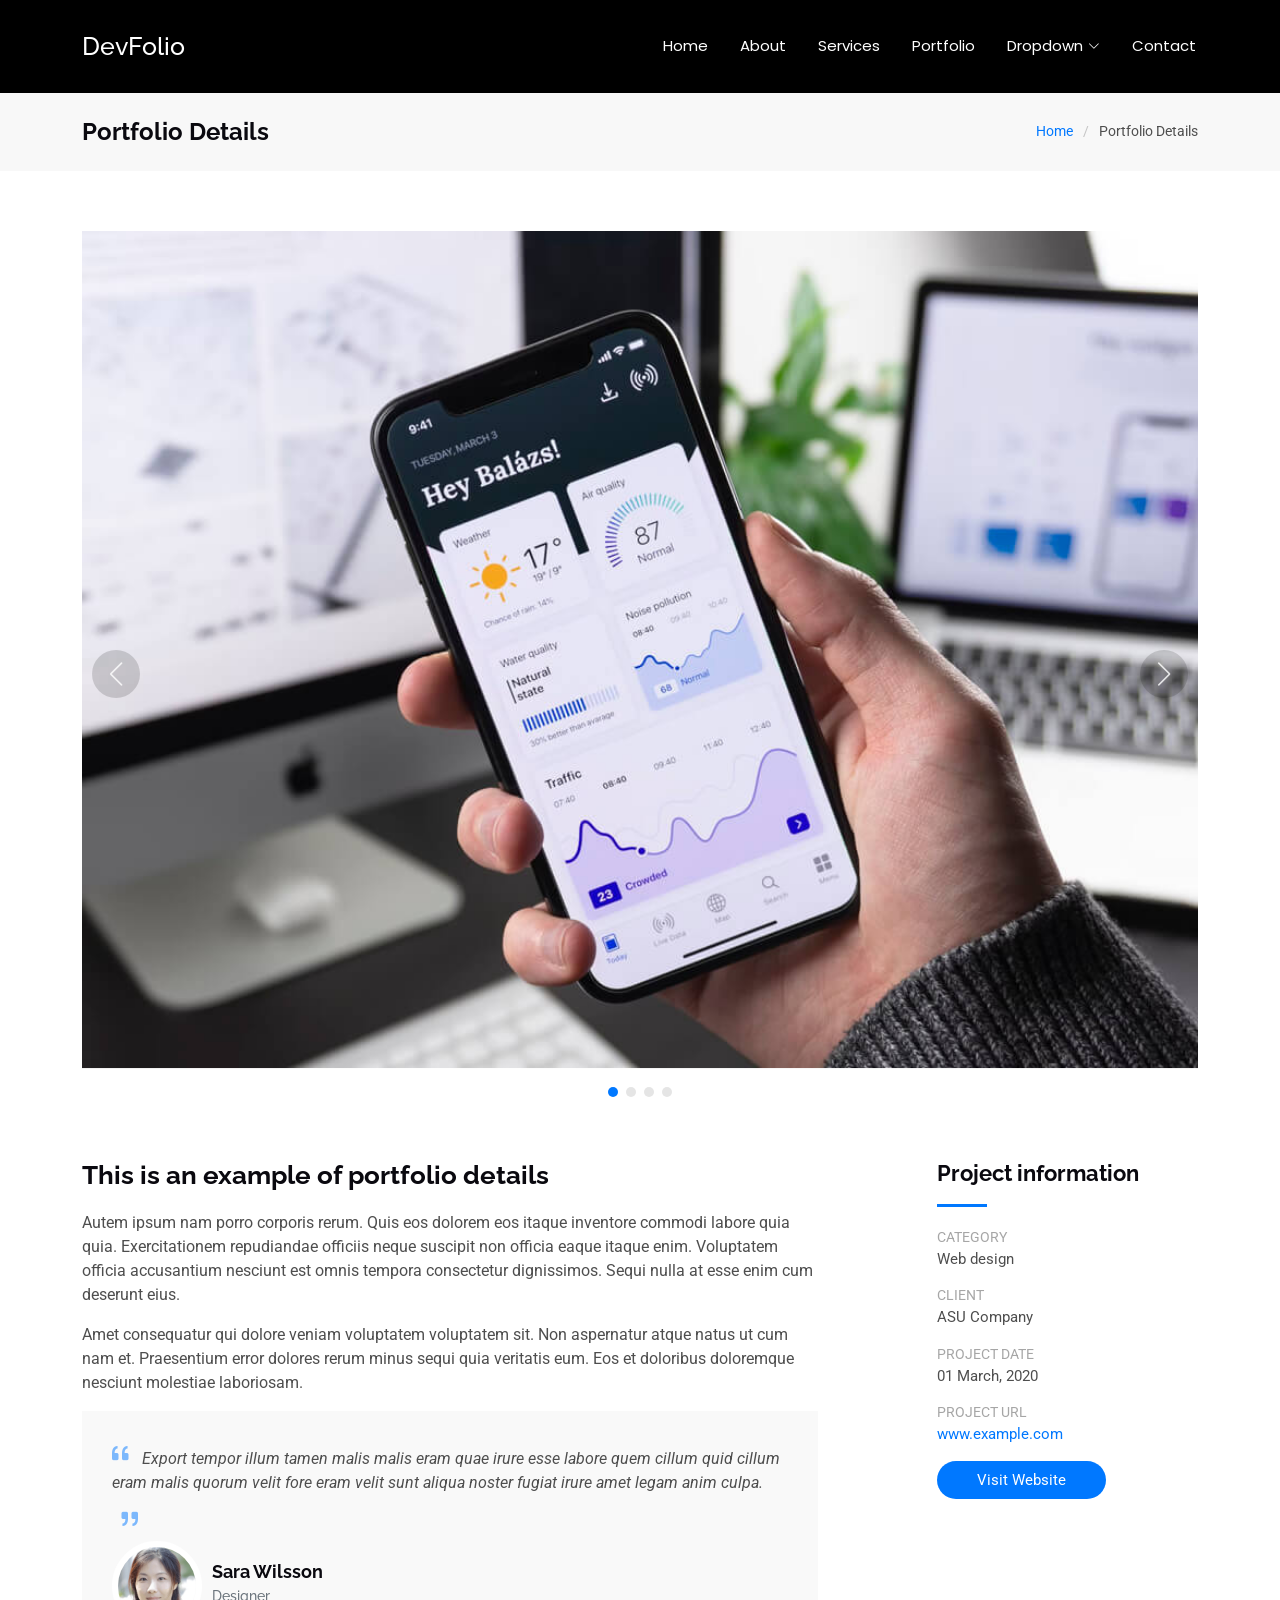
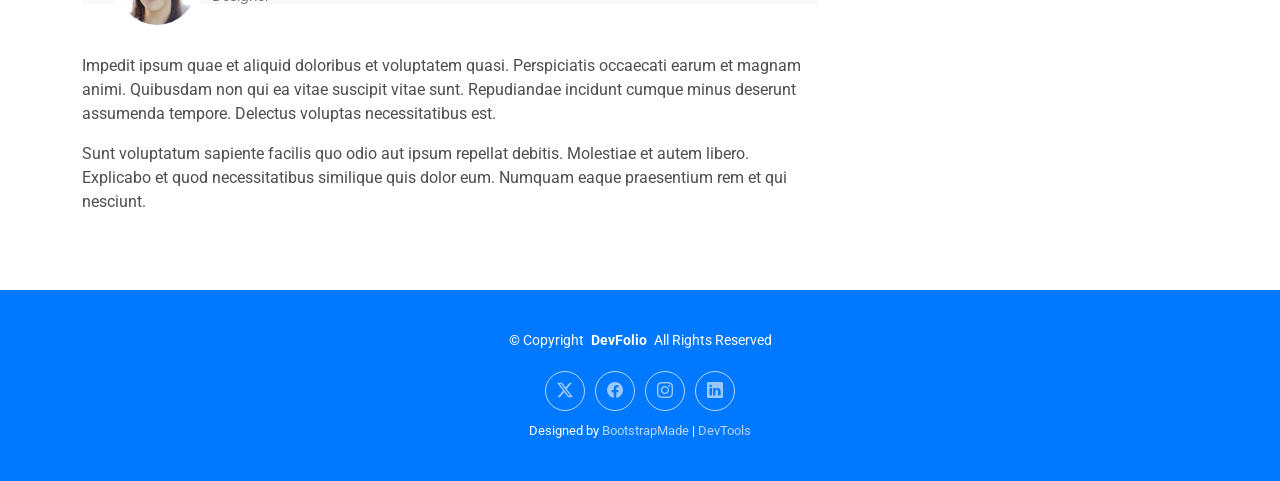
<file: portfolio-details.html>
<!DOCTYPE html>
<html lang="en">

<head>
  <meta charset="utf-8">
  <meta content="width=device-width, initial-scale=1.0" name="viewport">
  <title>Portfolio Details - DevFolio Bootstrap Template</title>
  <meta name="description" content="">
  <meta name="keywords" content="">

  <!-- Favicons -->
  <link href="assets/img/favicon.png" rel="icon">
  <link href="assets/img/apple-touch-icon.png" rel="apple-touch-icon">

  <!-- Fonts -->
  <link href="https://fonts.googleapis.com" rel="preconnect">
  <link href="https://fonts.gstatic.com" rel="preconnect" crossorigin>
  <link href="https://fonts.googleapis.com/css2?family=Roboto:ital,wght@0,100;0,300;0,400;0,500;0,700;0,900;1,100;1,300;1,400;1,500;1,700;1,900&family=Poppins:ital,wght@0,100;0,200;0,300;0,400;0,500;0,600;0,700;0,800;0,900;1,100;1,200;1,300;1,400;1,500;1,600;1,700;1,800;1,900&family=Raleway:ital,wght@0,100;0,200;0,300;0,400;0,500;0,600;0,700;0,800;0,900;1,100;1,200;1,300;1,400;1,500;1,600;1,700;1,800;1,900&display=swap" rel="stylesheet">

  <!-- Vendor CSS Files -->
  <link href="assets/vendor/bootstrap/css/bootstrap.min.css" rel="stylesheet">
  <link href="assets/vendor/bootstrap-icons/bootstrap-icons.css" rel="stylesheet">
  <link href="assets/vendor/aos/aos.css" rel="stylesheet">
  <link href="assets/vendor/glightbox/css/glightbox.min.css" rel="stylesheet">
  <link href="assets/vendor/swiper/swiper-bundle.min.css" rel="stylesheet">

  <!-- Main CSS File -->
  <link href="assets/css/main.css" rel="stylesheet">

  <!-- =======================================================
  * Template Name: DevFolio
  * Template URL: https://bootstrapmade.com/devfolio-bootstrap-portfolio-html-template/
  * Updated: Aug 07 2024 with Bootstrap v5.3.3
  * Author: BootstrapMade.com
  * License: https://bootstrapmade.com/license/
  ======================================================== -->
</head>

<body class="portfolio-details-page">

  <header id="header" class="header d-flex align-items-center sticky-top">
    <div class="container-fluid container-xl position-relative d-flex align-items-center justify-content-between">

      <a href="index.html" class="logo d-flex align-items-center">
        <!-- Uncomment the line below if you also wish to use an image logo -->
        <!-- <img src="assets/img/logo.png" alt=""> -->
        <h1 class="sitename">DevFolio</h1>
      </a>

      <nav id="navmenu" class="navmenu">
        <ul>
          <li><a href="#hero">Home<br></a></li>
          <li><a href="#about">About</a></li>
          <li><a href="#services">Services</a></li>
          <li><a href="#portfolio">Portfolio</a></li>
          <li class="dropdown"><a href="#"><span>Dropdown</span> <i class="bi bi-chevron-down toggle-dropdown"></i></a>
            <ul>
              <li><a href="#">Dropdown 1</a></li>
              <li class="dropdown"><a href="#"><span>Deep Dropdown</span> <i class="bi bi-chevron-down toggle-dropdown"></i></a>
                <ul>
                  <li><a href="#">Deep Dropdown 1</a></li>
                  <li><a href="#">Deep Dropdown 2</a></li>
                  <li><a href="#">Deep Dropdown 3</a></li>
                  <li><a href="#">Deep Dropdown 4</a></li>
                  <li><a href="#">Deep Dropdown 5</a></li>
                </ul>
              </li>
              <li><a href="#">Dropdown 2</a></li>
              <li><a href="#">Dropdown 3</a></li>
              <li><a href="#">Dropdown 4</a></li>
            </ul>
          </li>
          <li><a href="#contact">Contact</a></li>
        </ul>
        <i class="mobile-nav-toggle d-xl-none bi bi-list"></i>
      </nav>

    </div>
  </header>

  <main class="main">

    <!-- Page Title -->
    <div class="page-title" data-aos="fade">
      <div class="container d-lg-flex justify-content-between align-items-center">
        <h1 class="mb-2 mb-lg-0">Portfolio Details</h1>
        <nav class="breadcrumbs">
          <ol>
            <li><a href="index.html">Home</a></li>
            <li class="current">Portfolio Details</li>
          </ol>
        </nav>
      </div>
    </div><!-- End Page Title -->

    <!-- Portfolio Details Section -->
    <section id="portfolio-details" class="portfolio-details section">

      <div class="container" data-aos="fade-up">

        <div class="portfolio-details-slider swiper init-swiper">
          <script type="application/json" class="swiper-config">
            {
              "loop": true,
              "speed": 600,
              "autoplay": {
                "delay": 5000
              },
              "slidesPerView": "auto",
              "navigation": {
                "nextEl": ".swiper-button-next",
                "prevEl": ".swiper-button-prev"
              },
              "pagination": {
                "el": ".swiper-pagination",
                "type": "bullets",
                "clickable": true
              }
            }
          </script>
          <div class="swiper-wrapper align-items-center">

            <div class="swiper-slide">
              <img src="assets/img/portfolio/app-1.jpg" alt="">
            </div>

            <div class="swiper-slide">
              <img src="assets/img/portfolio/product-1.jpg" alt="">
            </div>

            <div class="swiper-slide">
              <img src="assets/img/portfolio/branding-1.jpg" alt="">
            </div>

            <div class="swiper-slide">
              <img src="assets/img/portfolio/books-1.jpg" alt="">
            </div>

          </div>
          <div class="swiper-button-prev"></div>
          <div class="swiper-button-next"></div>
          <div class="swiper-pagination"></div>
        </div>

        <div class="row justify-content-between gy-4 mt-4">

          <div class="col-lg-8" data-aos="fade-up">
            <div class="portfolio-description">
              <h2>This is an example of portfolio details</h2>
              <p>
                Autem ipsum nam porro corporis rerum. Quis eos dolorem eos itaque inventore commodi labore quia quia. Exercitationem repudiandae officiis neque suscipit non officia eaque itaque enim. Voluptatem officia accusantium nesciunt est omnis tempora consectetur dignissimos. Sequi nulla at esse enim cum deserunt eius.
              </p>
              <p>
                Amet consequatur qui dolore veniam voluptatem voluptatem sit. Non aspernatur atque natus ut cum nam et. Praesentium error dolores rerum minus sequi quia veritatis eum. Eos et doloribus doloremque nesciunt molestiae laboriosam.
              </p>

              <div class="testimonial-item">
                <p>
                  <i class="bi bi-quote quote-icon-left"></i>
                  <span>Export tempor illum tamen malis malis eram quae irure esse labore quem cillum quid cillum eram malis quorum velit fore eram velit sunt aliqua noster fugiat irure amet legam anim culpa.</span>
                  <i class="bi bi-quote quote-icon-right"></i>
                </p>
                <div>
                  <img src="assets/img/testimonials/testimonials-2.jpg" class="testimonial-img" alt="">
                  <h3>Sara Wilsson</h3>
                  <h4>Designer</h4>
                </div>
              </div>

              <p>
                Impedit ipsum quae et aliquid doloribus et voluptatem quasi. Perspiciatis occaecati earum et magnam animi. Quibusdam non qui ea vitae suscipit vitae sunt. Repudiandae incidunt cumque minus deserunt assumenda tempore. Delectus voluptas necessitatibus est.
              </p>

              <p>
                Sunt voluptatum sapiente facilis quo odio aut ipsum repellat debitis. Molestiae et autem libero. Explicabo et quod necessitatibus similique quis dolor eum. Numquam eaque praesentium rem et qui nesciunt.
              </p>

            </div>
          </div>

          <div class="col-lg-3" data-aos="fade-up" data-aos-delay="100">
            <div class="portfolio-info">
              <h3>Project information</h3>
              <ul>
                <li><strong>Category</strong> Web design</li>
                <li><strong>Client</strong> ASU Company</li>
                <li><strong>Project date</strong> 01 March, 2020</li>
                <li><strong>Project URL</strong> <a href="#">www.example.com</a></li>
                <li><a href="#" class="btn-visit align-self-start">Visit Website</a></li>
              </ul>
            </div>
          </div>

        </div>

      </div>

    </section><!-- /Portfolio Details Section -->

  </main>

  <footer id="footer" class="footer accent-background">

    <div class="container">
      <div class="copyright text-center ">
        <p>© <span>Copyright</span> <strong class="px-1 sitename">DevFolio</strong> <span>All Rights Reserved</span></p>
      </div>
      <div class="social-links d-flex justify-content-center">
        <a href=""><i class="bi bi-twitter-x"></i></a>
        <a href=""><i class="bi bi-facebook"></i></a>
        <a href=""><i class="bi bi-instagram"></i></a>
        <a href=""><i class="bi bi-linkedin"></i></a>
      </div>
      <div class="credits">
        <!-- All the links in the footer should remain intact. -->
        <!-- You can delete the links only if you've purchased the pro version. -->
        <!-- Licensing information: https://bootstrapmade.com/license/ -->
        <!-- Purchase the pro version with working PHP/AJAX contact form: [buy-url] -->
        Designed by <a href="https://bootstrapmade.com/">BootstrapMade</a> | <a href="https://bootstrapmade.com/tools/">DevTools</a>
      </div>
    </div>

  </footer>

  <!-- Scroll Top -->
  <a href="#" id="scroll-top" class="scroll-top d-flex align-items-center justify-content-center"><i class="bi bi-arrow-up-short"></i></a>

  <!-- Preloader -->
  <div id="preloader"></div>

  <!-- Vendor JS Files -->
  <script src="assets/vendor/bootstrap/js/bootstrap.bundle.min.js"></script>
  <script src="assets/vendor/php-email-form/validate.js"></script>
  <script src="assets/vendor/aos/aos.js"></script>
  <script src="assets/vendor/typed.js/typed.umd.js"></script>
  <script src="assets/vendor/waypoints/noframework.waypoints.js"></script>
  <script src="assets/vendor/purecounter/purecounter_vanilla.js"></script>
  <script src="assets/vendor/glightbox/js/glightbox.min.js"></script>
  <script src="assets/vendor/imagesloaded/imagesloaded.pkgd.min.js"></script>
  <script src="assets/vendor/isotope-layout/isotope.pkgd.min.js"></script>
  <script src="assets/vendor/swiper/swiper-bundle.min.js"></script>

  <!-- Main JS File -->
  <script src="assets/js/main.js"></script>

</body>

</html>
</file>
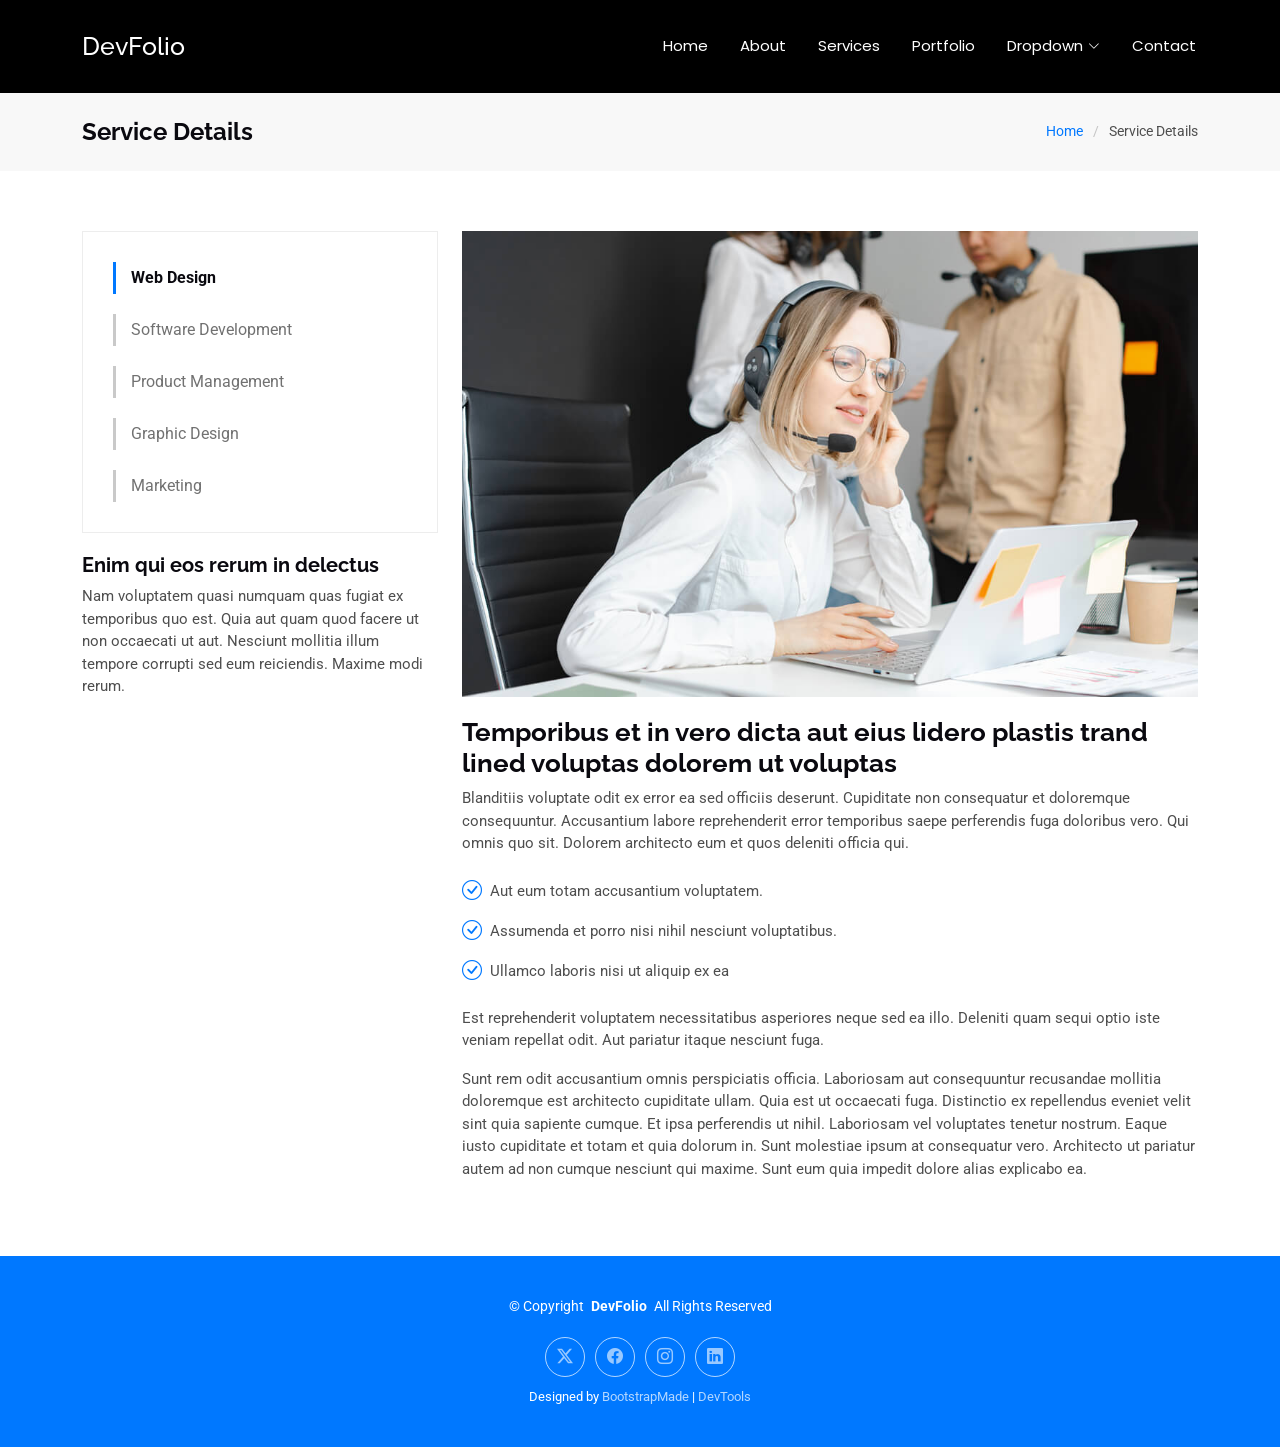
<file: service-details.html>
<!DOCTYPE html>
<html lang="en">

<head>
  <meta charset="utf-8">
  <meta content="width=device-width, initial-scale=1.0" name="viewport">
  <title>Service Details - DevFolio Bootstrap Template</title>
  <meta name="description" content="">
  <meta name="keywords" content="">

  <!-- Favicons -->
  <link href="assets/img/favicon.png" rel="icon">
  <link href="assets/img/apple-touch-icon.png" rel="apple-touch-icon">

  <!-- Fonts -->
  <link href="https://fonts.googleapis.com" rel="preconnect">
  <link href="https://fonts.gstatic.com" rel="preconnect" crossorigin>
  <link href="https://fonts.googleapis.com/css2?family=Roboto:ital,wght@0,100;0,300;0,400;0,500;0,700;0,900;1,100;1,300;1,400;1,500;1,700;1,900&family=Poppins:ital,wght@0,100;0,200;0,300;0,400;0,500;0,600;0,700;0,800;0,900;1,100;1,200;1,300;1,400;1,500;1,600;1,700;1,800;1,900&family=Raleway:ital,wght@0,100;0,200;0,300;0,400;0,500;0,600;0,700;0,800;0,900;1,100;1,200;1,300;1,400;1,500;1,600;1,700;1,800;1,900&display=swap" rel="stylesheet">

  <!-- Vendor CSS Files -->
  <link href="assets/vendor/bootstrap/css/bootstrap.min.css" rel="stylesheet">
  <link href="assets/vendor/bootstrap-icons/bootstrap-icons.css" rel="stylesheet">
  <link href="assets/vendor/aos/aos.css" rel="stylesheet">
  <link href="assets/vendor/glightbox/css/glightbox.min.css" rel="stylesheet">
  <link href="assets/vendor/swiper/swiper-bundle.min.css" rel="stylesheet">

  <!-- Main CSS File -->
  <link href="assets/css/main.css" rel="stylesheet">

  <!-- =======================================================
  * Template Name: DevFolio
  * Template URL: https://bootstrapmade.com/devfolio-bootstrap-portfolio-html-template/
  * Updated: Aug 07 2024 with Bootstrap v5.3.3
  * Author: BootstrapMade.com
  * License: https://bootstrapmade.com/license/
  ======================================================== -->
</head>

<body class="service-details-page">

  <header id="header" class="header d-flex align-items-center sticky-top">
    <div class="container-fluid container-xl position-relative d-flex align-items-center justify-content-between">

      <a href="index.html" class="logo d-flex align-items-center">
        <!-- Uncomment the line below if you also wish to use an image logo -->
        <!-- <img src="assets/img/logo.png" alt=""> -->
        <h1 class="sitename">DevFolio</h1>
      </a>

      <nav id="navmenu" class="navmenu">
        <ul>
          <li><a href="#hero">Home<br></a></li>
          <li><a href="#about">About</a></li>
          <li><a href="#services">Services</a></li>
          <li><a href="#portfolio">Portfolio</a></li>
          <li class="dropdown"><a href="#"><span>Dropdown</span> <i class="bi bi-chevron-down toggle-dropdown"></i></a>
            <ul>
              <li><a href="#">Dropdown 1</a></li>
              <li class="dropdown"><a href="#"><span>Deep Dropdown</span> <i class="bi bi-chevron-down toggle-dropdown"></i></a>
                <ul>
                  <li><a href="#">Deep Dropdown 1</a></li>
                  <li><a href="#">Deep Dropdown 2</a></li>
                  <li><a href="#">Deep Dropdown 3</a></li>
                  <li><a href="#">Deep Dropdown 4</a></li>
                  <li><a href="#">Deep Dropdown 5</a></li>
                </ul>
              </li>
              <li><a href="#">Dropdown 2</a></li>
              <li><a href="#">Dropdown 3</a></li>
              <li><a href="#">Dropdown 4</a></li>
            </ul>
          </li>
          <li><a href="#contact">Contact</a></li>
        </ul>
        <i class="mobile-nav-toggle d-xl-none bi bi-list"></i>
      </nav>

    </div>
  </header>

  <main class="main">

    <!-- Page Title -->
    <div class="page-title" data-aos="fade">
      <div class="container d-lg-flex justify-content-between align-items-center">
        <h1 class="mb-2 mb-lg-0">Service Details</h1>
        <nav class="breadcrumbs">
          <ol>
            <li><a href="index.html">Home</a></li>
            <li class="current">Service Details</li>
          </ol>
        </nav>
      </div>
    </div><!-- End Page Title -->

    <!-- Service Details Section -->
    <section id="service-details" class="service-details section">

      <div class="container">

        <div class="row gy-4">

          <div class="col-lg-4" data-aos="fade-up" data-aos-delay="100">
            <div class="services-list">
              <a href="#" class="active">Web Design</a>
              <a href="#">Software Development</a>
              <a href="#">Product Management</a>
              <a href="#">Graphic Design</a>
              <a href="#">Marketing</a>
            </div>

            <h4>Enim qui eos rerum in delectus</h4>
            <p>Nam voluptatem quasi numquam quas fugiat ex temporibus quo est. Quia aut quam quod facere ut non occaecati ut aut. Nesciunt mollitia illum tempore corrupti sed eum reiciendis. Maxime modi rerum.</p>
          </div>

          <div class="col-lg-8" data-aos="fade-up" data-aos-delay="200">
            <img src="assets/img/services.jpg" alt="" class="img-fluid services-img">
            <h3>Temporibus et in vero dicta aut eius lidero plastis trand lined voluptas dolorem ut voluptas</h3>
            <p>
              Blanditiis voluptate odit ex error ea sed officiis deserunt. Cupiditate non consequatur et doloremque consequuntur. Accusantium labore reprehenderit error temporibus saepe perferendis fuga doloribus vero. Qui omnis quo sit. Dolorem architecto eum et quos deleniti officia qui.
            </p>
            <ul>
              <li><i class="bi bi-check-circle"></i> <span>Aut eum totam accusantium voluptatem.</span></li>
              <li><i class="bi bi-check-circle"></i> <span>Assumenda et porro nisi nihil nesciunt voluptatibus.</span></li>
              <li><i class="bi bi-check-circle"></i> <span>Ullamco laboris nisi ut aliquip ex ea</span></li>
            </ul>
            <p>
              Est reprehenderit voluptatem necessitatibus asperiores neque sed ea illo. Deleniti quam sequi optio iste veniam repellat odit. Aut pariatur itaque nesciunt fuga.
            </p>
            <p>
              Sunt rem odit accusantium omnis perspiciatis officia. Laboriosam aut consequuntur recusandae mollitia doloremque est architecto cupiditate ullam. Quia est ut occaecati fuga. Distinctio ex repellendus eveniet velit sint quia sapiente cumque. Et ipsa perferendis ut nihil. Laboriosam vel voluptates tenetur nostrum. Eaque iusto cupiditate et totam et quia dolorum in. Sunt molestiae ipsum at consequatur vero. Architecto ut pariatur autem ad non cumque nesciunt qui maxime. Sunt eum quia impedit dolore alias explicabo ea.
            </p>
          </div>

        </div>

      </div>

    </section><!-- /Service Details Section -->

  </main>

  <footer id="footer" class="footer accent-background">

    <div class="container">
      <div class="copyright text-center ">
        <p>© <span>Copyright</span> <strong class="px-1 sitename">DevFolio</strong> <span>All Rights Reserved</span></p>
      </div>
      <div class="social-links d-flex justify-content-center">
        <a href=""><i class="bi bi-twitter-x"></i></a>
        <a href=""><i class="bi bi-facebook"></i></a>
        <a href=""><i class="bi bi-instagram"></i></a>
        <a href=""><i class="bi bi-linkedin"></i></a>
      </div>
      <div class="credits">
        <!-- All the links in the footer should remain intact. -->
        <!-- You can delete the links only if you've purchased the pro version. -->
        <!-- Licensing information: https://bootstrapmade.com/license/ -->
        <!-- Purchase the pro version with working PHP/AJAX contact form: [buy-url] -->
        Designed by <a href="https://bootstrapmade.com/">BootstrapMade</a> | <a href="https://bootstrapmade.com/tools/">DevTools</a>
      </div>
    </div>

  </footer>

  <!-- Scroll Top -->
  <a href="#" id="scroll-top" class="scroll-top d-flex align-items-center justify-content-center"><i class="bi bi-arrow-up-short"></i></a>

  <!-- Preloader -->
  <div id="preloader"></div>

  <!-- Vendor JS Files -->
  <script src="assets/vendor/bootstrap/js/bootstrap.bundle.min.js"></script>
  <script src="assets/vendor/php-email-form/validate.js"></script>
  <script src="assets/vendor/aos/aos.js"></script>
  <script src="assets/vendor/typed.js/typed.umd.js"></script>
  <script src="assets/vendor/waypoints/noframework.waypoints.js"></script>
  <script src="assets/vendor/purecounter/purecounter_vanilla.js"></script>
  <script src="assets/vendor/glightbox/js/glightbox.min.js"></script>
  <script src="assets/vendor/imagesloaded/imagesloaded.pkgd.min.js"></script>
  <script src="assets/vendor/isotope-layout/isotope.pkgd.min.js"></script>
  <script src="assets/vendor/swiper/swiper-bundle.min.js"></script>

  <!-- Main JS File -->
  <script src="assets/js/main.js"></script>

</body>

</html>
</file>
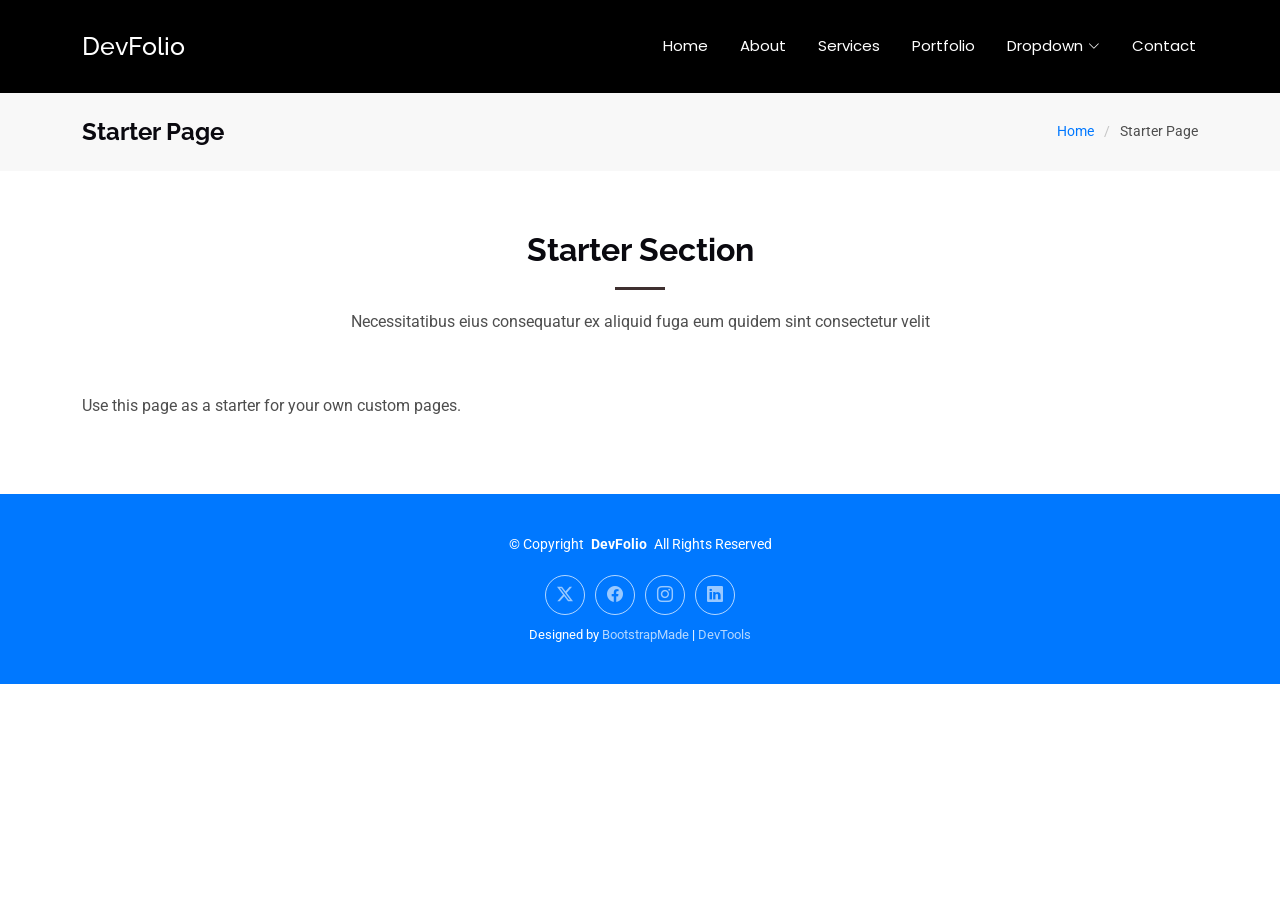
<file: starter-page.html>
<!DOCTYPE html>
<html lang="en">

<head>
  <meta charset="utf-8">
  <meta content="width=device-width, initial-scale=1.0" name="viewport">
  <title>Starter Page - DevFolio Bootstrap Template</title>
  <meta name="description" content="">
  <meta name="keywords" content="">

  <!-- Favicons -->
  <link href="assets/img/favicon.png" rel="icon">
  <link href="assets/img/apple-touch-icon.png" rel="apple-touch-icon">

  <!-- Fonts -->
  <link href="https://fonts.googleapis.com" rel="preconnect">
  <link href="https://fonts.gstatic.com" rel="preconnect" crossorigin>
  <link href="https://fonts.googleapis.com/css2?family=Roboto:ital,wght@0,100;0,300;0,400;0,500;0,700;0,900;1,100;1,300;1,400;1,500;1,700;1,900&family=Poppins:ital,wght@0,100;0,200;0,300;0,400;0,500;0,600;0,700;0,800;0,900;1,100;1,200;1,300;1,400;1,500;1,600;1,700;1,800;1,900&family=Raleway:ital,wght@0,100;0,200;0,300;0,400;0,500;0,600;0,700;0,800;0,900;1,100;1,200;1,300;1,400;1,500;1,600;1,700;1,800;1,900&display=swap" rel="stylesheet">

  <!-- Vendor CSS Files -->
  <link href="assets/vendor/bootstrap/css/bootstrap.min.css" rel="stylesheet">
  <link href="assets/vendor/bootstrap-icons/bootstrap-icons.css" rel="stylesheet">
  <link href="assets/vendor/aos/aos.css" rel="stylesheet">
  <link href="assets/vendor/glightbox/css/glightbox.min.css" rel="stylesheet">
  <link href="assets/vendor/swiper/swiper-bundle.min.css" rel="stylesheet">

  <!-- Main CSS File -->
  <link href="assets/css/main.css" rel="stylesheet">

  <!-- =======================================================
  * Template Name: DevFolio
  * Template URL: https://bootstrapmade.com/devfolio-bootstrap-portfolio-html-template/
  * Updated: Aug 07 2024 with Bootstrap v5.3.3
  * Author: BootstrapMade.com
  * License: https://bootstrapmade.com/license/
  ======================================================== -->
</head>

<body class="starter-page-page">

  <header id="header" class="header d-flex align-items-center sticky-top">
    <div class="container-fluid container-xl position-relative d-flex align-items-center justify-content-between">

      <a href="index.html" class="logo d-flex align-items-center">
        <!-- Uncomment the line below if you also wish to use an image logo -->
        <!-- <img src="assets/img/logo.png" alt=""> -->
        <h1 class="sitename">DevFolio</h1>
      </a>

      <nav id="navmenu" class="navmenu">
        <ul>
          <li><a href="#hero">Home<br></a></li>
          <li><a href="#about">About</a></li>
          <li><a href="#services">Services</a></li>
          <li><a href="#portfolio">Portfolio</a></li>
          <li class="dropdown"><a href="#"><span>Dropdown</span> <i class="bi bi-chevron-down toggle-dropdown"></i></a>
            <ul>
              <li><a href="#">Dropdown 1</a></li>
              <li class="dropdown"><a href="#"><span>Deep Dropdown</span> <i class="bi bi-chevron-down toggle-dropdown"></i></a>
                <ul>
                  <li><a href="#">Deep Dropdown 1</a></li>
                  <li><a href="#">Deep Dropdown 2</a></li>
                  <li><a href="#">Deep Dropdown 3</a></li>
                  <li><a href="#">Deep Dropdown 4</a></li>
                  <li><a href="#">Deep Dropdown 5</a></li>
                </ul>
              </li>
              <li><a href="#">Dropdown 2</a></li>
              <li><a href="#">Dropdown 3</a></li>
              <li><a href="#">Dropdown 4</a></li>
            </ul>
          </li>
          <li><a href="#contact">Contact</a></li>
        </ul>
        <i class="mobile-nav-toggle d-xl-none bi bi-list"></i>
      </nav>

    </div>
  </header>

  <main class="main">

    <!-- Page Title -->
    <div class="page-title" data-aos="fade">
      <div class="container d-lg-flex justify-content-between align-items-center">
        <h1 class="mb-2 mb-lg-0">Starter Page</h1>
        <nav class="breadcrumbs">
          <ol>
            <li><a href="index.html">Home</a></li>
            <li class="current">Starter Page</li>
          </ol>
        </nav>
      </div>
    </div><!-- End Page Title -->

    <!-- Starter Section Section -->
    <section id="starter-section" class="starter-section section">

      <!-- Section Title -->
      <div class="container section-title" data-aos="fade-up">
        <h2>Starter Section</h2>
        <p>Necessitatibus eius consequatur ex aliquid fuga eum quidem sint consectetur velit</p>
      </div><!-- End Section Title -->

      <div class="container" data-aos="fade-up">
        <p>Use this page as a starter for your own custom pages.</p>
      </div>

    </section><!-- /Starter Section Section -->

  </main>

  <footer id="footer" class="footer accent-background">

    <div class="container">
      <div class="copyright text-center ">
        <p>© <span>Copyright</span> <strong class="px-1 sitename">DevFolio</strong> <span>All Rights Reserved</span></p>
      </div>
      <div class="social-links d-flex justify-content-center">
        <a href=""><i class="bi bi-twitter-x"></i></a>
        <a href=""><i class="bi bi-facebook"></i></a>
        <a href=""><i class="bi bi-instagram"></i></a>
        <a href=""><i class="bi bi-linkedin"></i></a>
      </div>
      <div class="credits">
        <!-- All the links in the footer should remain intact. -->
        <!-- You can delete the links only if you've purchased the pro version. -->
        <!-- Licensing information: https://bootstrapmade.com/license/ -->
        <!-- Purchase the pro version with working PHP/AJAX contact form: [buy-url] -->
        Designed by <a href="https://bootstrapmade.com/">BootstrapMade</a> | <a href="https://bootstrapmade.com/tools/">DevTools</a>
      </div>
    </div>

  </footer>

  <!-- Scroll Top -->
  <a href="#" id="scroll-top" class="scroll-top d-flex align-items-center justify-content-center"><i class="bi bi-arrow-up-short"></i></a>

  <!-- Preloader -->
  <div id="preloader"></div>

  <!-- Vendor JS Files -->
  <script src="assets/vendor/bootstrap/js/bootstrap.bundle.min.js"></script>
  <script src="assets/vendor/php-email-form/validate.js"></script>
  <script src="assets/vendor/aos/aos.js"></script>
  <script src="assets/vendor/typed.js/typed.umd.js"></script>
  <script src="assets/vendor/waypoints/noframework.waypoints.js"></script>
  <script src="assets/vendor/purecounter/purecounter_vanilla.js"></script>
  <script src="assets/vendor/glightbox/js/glightbox.min.js"></script>
  <script src="assets/vendor/imagesloaded/imagesloaded.pkgd.min.js"></script>
  <script src="assets/vendor/isotope-layout/isotope.pkgd.min.js"></script>
  <script src="assets/vendor/swiper/swiper-bundle.min.js"></script>

  <!-- Main JS File -->
  <script src="assets/js/main.js"></script>

</body>

</html>
</file>
<file: assets/css/main.css>
@import url('https://fonts.googleapis.com/css2?family=Chewy&family=Fascinate&family=Fira+Sans:ital,wght@0,100;0,200;0,300;0,400;0,500;0,600;0,700;0,800;0,900;1,100;1,200;1,300;1,400;1,500;1,600;1,700;1,800;1,900&family=Oi&family=Rubik+Spray+Paint&family=WindSong:wght@400;500&display=swap');

.oi-logo-y {
  font-family: "Oi", serif;
  font-weight: 400;
  font-style: normal;
}

.rubik-logo-y {
  font-family: "Rubik Spray Paint", system-ui;
  font-weight: 400;
  font-style: normal;
}

.fascinate-logo-y {
  font-family: "Fascinate", system-ui;
  font-weight: 400;
  font-style: normal;
}

.chewy-regular {
  font-family: "Chewy", system-ui;
  font-weight: 400;
  font-style: normal;
}

/* Fonts */
:root {
  --default-font: "Roboto",  system-ui, -apple-system, "Segoe UI", Roboto, "Helvetica Neue", Arial, "Noto Sans", "Liberation Sans", sans-serif, "Apple Color Emoji", "Segoe UI Emoji", "Segoe UI Symbol", "Noto Color Emoji";
  --heading-font: "Raleway",  sans-serif;
  --nav-font: "Poppins",  sans-serif;
}

/* Global Colors - The following color variables are used throughout the website. Updating them here will change the color scheme of the entire website */
:root { 
  --background-color: #ffffff; /* Background color for the entire website, including individual sections */
  --default-color: #4e4e4e; /* Default color used for the majority of the text content across the entire website */
  --default-color-y: #3f3030;
  --heading-color: #0a090f; /* Color for headings, subheadings and title throughout the website */
  --accent-color: #0078ff; /* Accent color that represents your brand on the website. It's used for buttons, links, and other elements that need to stand out */
  --accent-color-y: #9ac2ff;
  --accent-color-yo: #351c0b;
  --surface-color: #ffffff; /* The surface color is used as a background of boxed elements within sections, such as cards, icon boxes, or other elements that require a visual separation from the global background. */
  --contrast-color: #ffffff; /* Contrast color for text, ensuring readability against backgrounds of accent, heading, or default colors. */
}

/* Nav Menu Colors - The following color variables are used specifically for the navigation menu. They are separate from the global colors to allow for more customization options */
:root {
  --nav-color: #ffffff;  /* The default color of the main navmenu links */
  --nav-hover-color: #ffffff; /* Applied to main navmenu links when they are hovered over or active */
  --nav-mobile-background-color: #ffffff; /* Used as the background color for mobile navigation menu */
  --nav-dropdown-background-color: #ffffff; /* Used as the background color for dropdown items that appear when hovering over primary navigation items */
  --nav-dropdown-color: #212529; /* Used for navigation links of the dropdown items in the navigation menu. */
  --nav-dropdown-hover-color: #0078ff; /* Similar to --nav-hover-color, this color is applied to dropdown navigation links when they are hovered over. */
}

/* Color Presets - These classes override global colors when applied to any section or element, providing reuse of the sam color scheme. */

.light-background {
  --background-color: #f9f9f9;
  --surface-color: #ffffff;
}

.dark-background {
  --background-color: #060606;
  --default-color: #ffffff;
  --heading-color: #ffffff;
  --surface-color: #252525;
  --contrast-color: #ffffff;
}

.accent-background {
  --background-color: #0078ff;
  --default-color: #ffffff;
  --heading-color: #ffffff;
  --accent-color: #ffffff;
  --surface-color: #3393ff;
  --contrast-color: #ffffff;
}

/* Smooth scroll */
:root {
  scroll-behavior: smooth;
}

/*--------------------------------------------------------------
# General Styling & Shared Classes
--------------------------------------------------------------*/
body {
  color: var(--default-color);
  background-color: var(--background-color);
  font-family: var(--default-font);
}

a {
  color: var(--accent-color);
  text-decoration: none;
  transition: 0.3s;
}

a:hover {
  color: color-mix(in srgb, var(--accent-color), transparent 25%);
  text-decoration: none;
}

h1,
h2,
h3,
h4,
h5,
h6 {
  color: var(--heading-color);
  font-family: var(--heading-font);
}

/* PHP Email Form Messages
------------------------------*/
.php-email-form .error-message {
  display: none;
  background: #df1529;
  color: #ffffff;
  text-align: left;
  padding: 15px;
  margin-bottom: 24px;
  font-weight: 600;
}

.php-email-form .sent-message {
  display: none;
  color: #ffffff;
  background: #059652;
  text-align: center;
  padding: 15px;
  margin-bottom: 24px;
  font-weight: 600;
}

.php-email-form .loading {
  display: none;
  background: var(--surface-color);
  text-align: center;
  padding: 15px;
  margin-bottom: 24px;
}

.php-email-form .loading:before {
  content: "";
  display: inline-block;
  border-radius: 50%;
  width: 24px;
  height: 24px;
  margin: 0 10px -6px 0;
  border: 3px solid var(--accent-color);
  border-top-color: var(--surface-color);
  animation: php-email-form-loading 1s linear infinite;
}

@keyframes php-email-form-loading {
  0% {
    transform: rotate(0deg);
  }

  100% {
    transform: rotate(360deg);
  }
}

/*--------------------------------------------------------------
# Global Header
--------------------------------------------------------------*/
.header {
  --background-color: #000000;
  --default-color: #ffffff;
  --heading-color: #ffffff;
  color: var(--default-color);
  background-color: var(--background-color);
  padding: 20px 0;
  transition: all 0.5s;
  z-index: 997;
}

.header .logo {
  line-height: 1;
}

.header .logo img {
  max-height: 45px;
  margin-right: 12px;
}

.header .logo h1 {
  font-size: 25px;
  margin: 0;
  font-weight: 500;
  color: var(--heading-color);
}

.scrolled .header {
  box-shadow: 0px 0 18px rgba(0, 0, 0, 0.1);
}

/*--------------------------------------------------------------
# Navigation Menu
--------------------------------------------------------------*/
/* Desktop Navigation */
@media (min-width: 1200px) {
  .navmenu {
    padding: 0;
  }

  .navmenu ul {
    margin: 0;
    padding: 0;
    display: flex;
    list-style: none;
    align-items: center;
  }

  .navmenu li {
    position: relative;
  }

  .navmenu>ul>li {
    white-space: nowrap;
    padding: 15px 14px;
  }

  .navmenu>ul>li:last-child {
    padding-right: 0;
  }

  .navmenu a,
  .navmenu a:focus {
    color: var(--nav-color);
    font-size: 15px;
    padding: 0 2px;
    font-family: var(--nav-font);
    font-weight: 400;
    display: flex;
    align-items: center;
    justify-content: space-between;
    white-space: nowrap;
    transition: 0.3s;
    position: relative;
  }

  .navmenu a i,
  .navmenu a:focus i {
    font-size: 12px;
    line-height: 0;
    margin-left: 5px;
    transition: 0.3s;
  }

  .navmenu>ul>li>a:before {
    content: "";
    position: absolute;
    width: 100%;
    height: 2px;
    bottom: -6px;
    left: 0;
    background-color: var(--nav-hover-color);
    visibility: hidden;
    width: 0px;
    transition: all 0.3s ease-in-out 0s;
  }

  .navmenu a:hover:before,
  .navmenu li:hover>a:before,
  .navmenu .active:before {
    visibility: visible;
    width: 100%;
  }

  .navmenu li:hover>a,
  .navmenu .active,
  .navmenu .active:focus {
    color: var(--nav-hover-color);
  }

  .navmenu .dropdown ul {
    margin: 0;
    padding: 10px 0;
    background: var(--nav-dropdown-background-color);
    display: block;
    position: absolute;
    visibility: hidden;
    left: 14px;
    top: 130%;
    opacity: 0;
    transition: 0.3s;
    border-radius: 4px;
    z-index: 99;
    box-shadow: 0px 0px 30px rgba(0, 0, 0, 0.1);
  }

  .navmenu .dropdown ul li {
    min-width: 200px;
  }

  .navmenu .dropdown ul a {
    padding: 10px 20px;
    font-size: 15px;
    text-transform: none;
    color: var(--nav-dropdown-color);
  }

  .navmenu .dropdown ul a i {
    font-size: 12px;
  }

  .navmenu .dropdown ul a:hover,
  .navmenu .dropdown ul .active:hover,
  .navmenu .dropdown ul li:hover>a {
    color: var(--nav-dropdown-hover-color);
  }

  .navmenu .dropdown:hover>ul {
    opacity: 1;
    top: 100%;
    visibility: visible;
  }

  .navmenu .dropdown .dropdown ul {
    top: 0;
    left: -90%;
    visibility: hidden;
  }

  .navmenu .dropdown .dropdown:hover>ul {
    opacity: 1;
    top: 0;
    left: -100%;
    visibility: visible;
  }
}

/* Mobile Navigation */
@media (max-width: 1199px) {
  .mobile-nav-toggle {
    color: var(--nav-color);
    font-size: 28px;
    line-height: 0;
    margin-right: 10px;
    cursor: pointer;
    transition: color 0.3s;
  }

  .navmenu {
    padding: 0;
    z-index: 9997;
  }

  .navmenu ul {
    display: none;
    list-style: none;
    position: absolute;
    inset: 60px 20px 20px 20px;
    padding: 10px 0;
    margin: 0;
    border-radius: 6px;
    background-color: var(--nav-mobile-background-color);
    border: 1px solid color-mix(in srgb, var(--default-color), transparent 90%);
    box-shadow: none;
    overflow-y: auto;
    transition: 0.3s;
    z-index: 9998;
  }

  .navmenu a,
  .navmenu a:focus {
    color: var(--nav-dropdown-color);
    padding: 10px 20px;
    font-family: var(--nav-font);
    font-size: 17px;
    font-weight: 500;
    display: flex;
    align-items: center;
    justify-content: space-between;
    white-space: nowrap;
    transition: 0.3s;
  }

  .navmenu a i,
  .navmenu a:focus i {
    font-size: 12px;
    line-height: 0;
    margin-left: 5px;
    width: 30px;
    height: 30px;
    display: flex;
    align-items: center;
    justify-content: center;
    border-radius: 50%;
    transition: 0.3s;
    background-color: color-mix(in srgb, var(--accent-color), transparent 90%);
  }

  .navmenu a i:hover,
  .navmenu a:focus i:hover {
    background-color: var(--accent-color);
    color: var(--contrast-color);
  }

  .navmenu a:hover,
  .navmenu .active,
  .navmenu .active:focus {
    color: var(--nav-dropdown-hover-color);
  }

  .navmenu .active i,
  .navmenu .active:focus i {
    background-color: var(--accent-color);
    color: var(--contrast-color);
    transform: rotate(180deg);
  }

  .navmenu .dropdown ul {
    position: static;
    display: none;
    z-index: 99;
    padding: 10px 0;
    margin: 10px 20px;
    background-color: var(--nav-dropdown-background-color);
    transition: all 0.5s ease-in-out;
  }

  .navmenu .dropdown ul ul {
    background-color: rgba(33, 37, 41, 0.1);
  }

  .navmenu .dropdown>.dropdown-active {
    display: block;
    background-color: rgba(33, 37, 41, 0.03);
  }

  .mobile-nav-active {
    overflow: hidden;
  }

  .mobile-nav-active .mobile-nav-toggle {
    color: #fff;
    position: absolute;
    font-size: 32px;
    top: 15px;
    right: 15px;
    margin-right: 0;
    z-index: 9999;
  }

  .mobile-nav-active .navmenu {
    position: fixed;
    overflow: hidden;
    inset: 0;
    background: rgba(33, 37, 41, 0.8);
    transition: 0.3s;
  }

  .mobile-nav-active .navmenu>ul {
    display: block;
  }
}

/*--------------------------------------------------------------
# Global Footer
--------------------------------------------------------------*/
.footer {
  color: var(--default-color);
  background-color: var(--background-color);
  font-size: 14px;
  padding: 40px 0;
  position: relative;
}

.footer .copyright p {
  margin-bottom: 0;
}

.footer .social-links {
  margin-top: 20px;
}

.footer .social-links a {
  display: flex;
  align-items: center;
  justify-content: center;
  width: 40px;
  height: 40px;
  border-radius: 50%;
  border: 1px solid color-mix(in srgb, var(--default-color), transparent 30%);
  font-size: 16px;
  color: color-mix(in srgb, var(--default-color), transparent 40%);
  margin: 0 5px;
  transition: 0.3s;
}

.footer .social-links a:hover {
  color: var(--default-color);
  border-color: var(--default-color);
}

.footer .credits {
  margin-top: 10px;
  font-size: 13px;
  text-align: center;
}

.footer .credits a {
  color: color-mix(in srgb, var(--default-color), transparent 30%);
}

/*--------------------------------------------------------------
# Preloader
--------------------------------------------------------------*/
#preloader {
  position: fixed;
  inset: 0;
  z-index: 999999;
  overflow: hidden;
  background: var(--background-color);
  transition: all 0.6s ease-out;
}

#preloader:before {
  content: "";
  position: fixed;
  top: calc(50% - 30px);
  left: calc(50% - 30px);
  border: 6px solid #ffffff;
  border-color: var(--accent-color) transparent var(--accent-color) transparent;
  border-radius: 50%;
  width: 60px;
  height: 60px;
  animation: animate-preloader 1.5s linear infinite;
}

@keyframes animate-preloader {
  0% {
    transform: rotate(0deg);
  }

  100% {
    transform: rotate(360deg);
  }
}

/*--------------------------------------------------------------
# Scroll Top Button
--------------------------------------------------------------*/
.scroll-top {
  position: fixed;
  visibility: hidden;
  opacity: 0;
  right: 15px;
  bottom: -15px;
  z-index: 99999;
  background-color: var(--accent-color-y);
  width: 35px;
  height: 35px;
  border-radius: 50px;
  transition: all 0.4s;
}

.scroll-top i {
  font-size: 24px;
  color: var(--contrast-color);
  line-height: 0;
}

.scroll-top:hover {
  background-color: color-mix(in srgb, var(--accent-color-y), transparent 20%);
  color: var(--contrast-color);
}

.scroll-top.active {
  visibility: visible;
  opacity: 1;
  bottom: 15px;
}

/*--------------------------------------------------------------
# Disable aos animation delay on mobile devices
--------------------------------------------------------------*/
@media screen and (max-width: 768px) {
  [data-aos-delay] {
    transition-delay: 0 !important;
  }
}

/*--------------------------------------------------------------
# Global Page Titles & Breadcrumbs
--------------------------------------------------------------*/
.page-title {
  --background-color: color-mix(in srgb, var(--default-color), transparent 96%);
  color: var(--default-color);
  background-color: var(--background-color);
  padding: 25px 0;
  position: relative;
}

.page-title h1 {
  font-size: 24px;
  font-weight: 700;
}

.page-title .breadcrumbs ol {
  display: flex;
  flex-wrap: wrap;
  list-style: none;
  padding: 0;
  margin: 0;
  font-size: 14px;
  font-weight: 400;
}

.page-title .breadcrumbs ol li+li {
  padding-left: 10px;
}

.page-title .breadcrumbs ol li+li::before {
  content: "/";
  display: inline-block;
  padding-right: 10px;
  color: color-mix(in srgb, var(--default-color), transparent 70%);
}

/*--------------------------------------------------------------
# Global Sections
--------------------------------------------------------------*/
section,
.section {
  color: var(--default-color);
  background-color: var(--background-color);
  padding: 60px 0;
  scroll-margin-top: 92px;
  overflow: clip;
}

@media (max-width: 1199px) {

  section,
  .section {
    scroll-margin-top: 76px;
  }
}

/*--------------------------------------------------------------
# Global Section Titles
--------------------------------------------------------------*/
.section-title {
  text-align: center;
  padding-bottom: 60px;
  position: relative;
}

.section-title h2 {
  font-size: 32px;
  font-weight: 700;
  margin-bottom: 20px;
  padding-bottom: 20px;
  position: relative;
}

.section-title h2:after {
  content: "";
  position: absolute;
  display: block;
  width: 50px;
  height: 3px;
  background: var(--default-color-y);
  left: 0;
  right: 0;
  bottom: 0;
  margin: auto;
}

.section-title p {
  margin-bottom: 0;
}

/*--------------------------------------------------------------
# Hero Section
--------------------------------------------------------------*/
.hero {
  width: 100%;
  min-height: calc(100vh - 92px);
  position: relative;
  padding: 60px 0;
  display: flex;
  align-items: center;
  justify-content: center;
}

.hero img {
  position: absolute;
  inset: 0;
  display: block;
  width: 100%;
  height: 100%;
  object-fit: cover;
  z-index: 1;
}

.hero:before {
  content: "";
  background: color-mix(in srgb, var(--background-color), transparent 30%);
  position: absolute;
  inset: 0;
  z-index: 2;
}

.hero .container {
  position: relative;
  z-index: 3;
}

.hero h2 {
  margin: 0;
  font-size: 64px;
  font-weight: 700;
}

.hero p {
  margin: 5px 0 0 0;
  font-size: 36px;
  font-weight: 600;
}

.hero p span {
  letter-spacing: 1px;
}

@media (max-width: 768px) {
  .hero h2 {
    font-size: 32px;
  }

  .hero p {
    font-size: 20px;
  }
}

/*--------------------------------------------------------------
# About Section
--------------------------------------------------------------*/
.about .container {
  background-color: var(--surface-color);
  box-shadow: 0px 2px 15px rgba(0, 0, 0, 0.1);
  padding: 30px;
}

.about .skills-content h5 {
  font-size: 18px;
  font-weight: 700;
  margin: 30px 0 15px 0;
}

.about .progress {
  height: 36px;
  display: block;
  background: none;
  border-radius: 0;
  margin-top: 15px;
}

.about .progress .skill {
  color: var(--default-color);
  padding: 0;
  margin: 0 0 6px 0;
  text-transform: uppercase;
  display: block;
  font-weight: 600;
  font-family: var(--heading-font);
}

.about .progress .skill .val {
  float: right;
  font-style: normal;
}

.about .progress-bar-wrap {
  background: color-mix(in srgb, var(--default-color), transparent 90%);
  height: 10px;
}

.about .progress-bar {
  width: 1px;
  height: 10px;
  transition: 0.9s;
  background-color: var(--accent-color-y);
}

.about .about-me h4 {
  font-size: 28px;
  position: relative;
  padding-bottom: 10px;
  margin-bottom: 30px;
  font-weight: 700;
}

.about .about-me h4:after {
  content: "";
  position: absolute;
  display: block;
  width: 64px;
  height: 3px;
  background: var(--accent-color-yo);
  left: 0;
  bottom: 0;
  margin: auto;
}

.about .about-me p {
  font-size: 18px;
}

/*--------------------------------------------------------------
# Resume Section
--------------------------------------------------------------*/
.resume .resume-title {
  color: var(--heading-color);
  font-size: 26px;
  font-weight: 700;
  margin-top: 20px;
  margin-bottom: 20px;
}

.resume .resume-item {
  padding: 0 0 20px 20px;
  margin-top: -2px;
  border-left: 2px solid var(--default-color-y);
  position: relative;
}

.resume .resume-item h4 {
  line-height: 18px;
  font-size: 18px;
  font-weight: 400;
  text-transform: uppercase;
  color: color-mix(in srgb, var(--default-color-y), transparent 20%);
  margin-bottom: 10px;
}

.resume .resume-item h5 {
  font-size: 16px;
  padding: 5px 15px;
  display: inline-block;
  font-weight: 600;
  margin-bottom: 10px;
}

.resume .resume-item ul {
  padding-left: 20px;
}

.resume .resume-item ul li {
  padding-bottom: 10px;
}

.resume .resume-item:last-child {
  padding-bottom: 0;
}

.resume .resume-item::before {
  content: "";
  position: absolute;
  width: 16px;
  height: 16px;
  border-radius: 50px;
  left: -9px;
  top: 0;
  background: var(--background-color);
  border: 2px solid var(--default-color-y);
}

/*--------------------------------------------------------------
# Services Section
--------------------------------------------------------------*/
.services .service-item {
  background-color: var(--surface-color);
  box-shadow: 0px 5px 90px 0px rgba(0, 0, 0, 0.1);
  padding: 60px 30px;
  transition: all ease-in-out 0.3s;
  border-radius: 18px;
  border-bottom: 5px solid var(--surface-color);
  height: 100%;
}

.services .service-item .icon {
  color: var(--contrast-color);
  background: var(--accent-color);
  margin: 0;
  width: 64px;
  height: 64px;
  border-radius: 50px;
  display: flex;
  align-items: center;
  justify-content: center;
  margin-bottom: 20px;
  font-size: 28px;
  transition: ease-in-out 0.3s;
}

.services .service-item h3 {
  font-weight: 700;
  margin: 10px 0 15px 0;
  font-size: 22px;
  transition: ease-in-out 0.3s;
}

.services .service-item p {
  line-height: 24px;
  font-size: 14px;
  margin-bottom: 0;
}

@media (min-width: 1365px) {
  .services .service-item:hover {
    transform: translateY(-10px);
    border-color: var(--accent-color);
  }

  .services .service-item:hover h3 {
    color: var(--accent-color);
  }
}

/*--------------------------------------------------------------
# Stats Section
--------------------------------------------------------------*/
.stats {
  position: relative;
  padding: 120px 0;
}

.stats img {
  position: absolute;
  inset: 0;
  display: block;
  width: 100%;
  height: 100%;
  object-fit: cover;
  z-index: 1;
}

.stats:before {
  content: "";
  background: color-mix(in srgb, var(--background-color), transparent 40%);
  position: absolute;
  inset: 0;
  z-index: 2;
}

.stats .container {
  position: relative;
  z-index: 3;
}

.stats .stats-item {
  padding: 30px;
  width: 100%;
}

.stats .stats-item span {
  font-size: 48px;
  display: block;
  color: var(--default-color);
  font-weight: 700;
}

.stats .stats-item p {
  padding: 0;
  margin: 0;
  font-family: var(--heading-font);
  font-size: 16px;
  font-weight: 700;
  color: color-mix(in srgb, var(--default-color), transparent 40%);
}

/*--------------------------------------------------------------
# Portfolio Section
--------------------------------------------------------------*/
.portfolio .portfolio-filters {
  padding: 0;
  margin: 0 auto 20px auto;
  list-style: none;
  text-align: center;
}

.portfolio .portfolio-filters li {
  cursor: pointer;
  display: inline-block;
  padding: 0;
  font-size: 16px;
  font-weight: 600;
  margin: 0 10px;
  line-height: 1;
  text-transform: uppercase;
  margin-bottom: 5px;
  transition: all 0.3s ease-in-out;
}

.portfolio .portfolio-filters li:hover,
.portfolio .portfolio-filters li.filter-active {
  color: var(--accent-color);
}

.portfolio .portfolio-filters li:first-child {
  margin-left: 0;
}

.portfolio .portfolio-filters li:last-child {
  margin-right: 0;
}

@media (max-width: 575px) {
  .portfolio .portfolio-filters li {
    font-size: 14px;
    margin: 0 5px;
  }
}

.portfolio .portfolio-item {
  position: relative;
}

.portfolio .portfolio-item .portfolio-info {
  opacity: 0;
  position: absolute;
  left: 30px;
  right: 30px;
  bottom: 0;
  z-index: 3;
  transition: all ease-in-out 0.3s;
  background: color-mix(in srgb, var(--background-color), transparent 10%);
  padding: 15px;
}

.portfolio .portfolio-item .portfolio-info h4 {
  font-size: 18px;
  font-weight: 600;
  padding-right: 50px;
}

.portfolio .portfolio-item .portfolio-info p {
  color: color-mix(in srgb, var(--default-color), transparent 30%);
  font-size: 14px;
  margin-bottom: 0;
  padding-right: 50px;
}

.portfolio .portfolio-item .portfolio-info .preview-link,
.portfolio .portfolio-item .portfolio-info .details-link {
  position: absolute;
  right: 50px;
  font-size: 24px;
  top: calc(50% - 14px);
  color: color-mix(in srgb, var(--default-color), transparent 30%);
  transition: 0.3s;
  line-height: 0;
}

.portfolio .portfolio-item .portfolio-info .preview-link:hover,
.portfolio .portfolio-item .portfolio-info .details-link:hover {
  color: var(--accent-color);
}

.portfolio .portfolio-item .portfolio-info .details-link {
  right: 14px;
  font-size: 28px;
}

.portfolio .portfolio-item:hover .portfolio-info {
  opacity: 1;
  bottom: 20px;
}

/*--------------------------------------------------------------
# Pricing Section
--------------------------------------------------------------*/
.pricing .pricing-item {
  border-bottom: 1px dashed color-mix(in srgb, var(--default-color), transparent 60%);
  width: 100%;
  height: 100%;
  padding: 0 0 15px 0;
}

.pricing .pricing-item h3 {
  margin: 0;
  font-size: 20px;
  font-weight: 600;
}

.pricing .pricing-item h4 {
  margin: 0;
  font-size: 18px;
  color: var(--accent-color);
}

/*--------------------------------------------------------------
# Faq Section
--------------------------------------------------------------*/
.faq .content h3 {
  font-weight: 400;
  font-size: 34px;
}

.faq .content p {
  font-size: 15px;
  color: color-mix(in srgb, var(--default-color), transparent 30%);
}

.faq .faq-container .faq-item {
  background-color: var(--surface-color);
  position: relative;
  padding: 20px;
  margin-bottom: 20px;
  box-shadow: 0px 5px 25px 0px rgba(0, 0, 0, 0.1);
  overflow: hidden;
}

.faq .faq-container .faq-item:last-child {
  margin-bottom: 0;
}

.faq .faq-container .faq-item h3 {
  font-weight: 600;
  font-size: 18px;
  line-height: 24px;
  margin: 0 30px 0 0;
  transition: 0.3s;
  cursor: pointer;
  display: flex;
  align-items: flex-start;
}

.faq .faq-container .faq-item h3 .num {
  color: var(--accent-color);
  padding-right: 5px;
}

.faq .faq-container .faq-item h3:hover {
  color: var(--accent-color);
}

.faq .faq-container .faq-item .faq-content {
  display: grid;
  grid-template-rows: 0fr;
  transition: 0.3s ease-in-out;
  visibility: hidden;
  opacity: 0;
}

.faq .faq-container .faq-item .faq-content p {
  margin-bottom: 0;
  overflow: hidden;
}

.faq .faq-container .faq-item .faq-toggle {
  position: absolute;
  top: 20px;
  right: 20px;
  font-size: 16px;
  line-height: 0;
  transition: 0.3s;
  cursor: pointer;
}

.faq .faq-container .faq-item .faq-toggle:hover {
  color: var(--accent-color);
}

.faq .faq-container .faq-active h3 {
  color: var(--accent-color);
}

.faq .faq-container .faq-active .faq-content {
  grid-template-rows: 1fr;
  visibility: visible;
  opacity: 1;
  padding-top: 10px;
}

.faq .faq-container .faq-active .faq-toggle {
  transform: rotate(90deg);
  color: var(--accent-color);
}

/*--------------------------------------------------------------
# Testimonials Section
--------------------------------------------------------------*/
.testimonials {
  padding: 80px 0;
  position: relative;
}

.testimonials:before {
  content: "";
  background: color-mix(in srgb, var(--background-color), transparent 30%);
  position: absolute;
  inset: 0;
  z-index: 2;
}

.testimonials .testimonials-bg {
  position: absolute;
  inset: 0;
  display: block;
  width: 100%;
  height: 100%;
  object-fit: cover;
  z-index: 1;
}

.testimonials .container {
  position: relative;
  z-index: 3;
}

.testimonials .testimonials-carousel,
.testimonials .testimonials-slider {
  overflow: hidden;
}

.testimonials .testimonial-item {
  text-align: center;
}

.testimonials .testimonial-item .testimonial-img {
  width: 100px;
  border-radius: 50%;
  border: 6px solid color-mix(in srgb, var(--default-color), transparent 85%);
  margin: 0 auto;
}

.testimonials .testimonial-item h3 {
  font-size: 20px;
  font-weight: bold;
  margin: 10px 0 5px 0;
}

.testimonials .testimonial-item h4 {
  font-size: 14px;
  margin: 0 0 15px 0;
  color: color-mix(in srgb, var(--default-color), transparent 40%);
}

.testimonials .testimonial-item .stars {
  margin-bottom: 15px;
}

.testimonials .testimonial-item .stars i {
  color: #ffc107;
  margin: 0 1px;
}

.testimonials .testimonial-item .quote-icon-left,
.testimonials .testimonial-item .quote-icon-right {
  color: color-mix(in srgb, var(--default-color), transparent 40%);
  font-size: 26px;
  line-height: 0;
}

.testimonials .testimonial-item .quote-icon-left {
  display: inline-block;
  left: -5px;
  position: relative;
}

.testimonials .testimonial-item .quote-icon-right {
  display: inline-block;
  right: -5px;
  position: relative;
  top: 10px;
  transform: scale(-1, -1);
}

.testimonials .testimonial-item p {
  font-style: italic;
  margin: 0 auto 15px auto;
}

.testimonials .swiper-wrapper {
  height: auto;
}

.testimonials .swiper-pagination {
  margin-top: 20px;
  position: relative;
}

.testimonials .swiper-pagination .swiper-pagination-bullet {
  width: 12px;
  height: 12px;
  background-color: color-mix(in srgb, var(--default-color), transparent 50%);
  opacity: 0.5;
}

.testimonials .swiper-pagination .swiper-pagination-bullet-active {
  background-color: var(--default-color);
  opacity: 1;
}

@media (min-width: 992px) {
  .testimonials .testimonial-item p {
    width: 80%;
  }
}

/*--------------------------------------------------------------
# Contact Section
--------------------------------------------------------------*/
.contact .info-wrap {
  background-color: var(--surface-color);
  box-shadow: 0px 0px 20px rgba(0, 0, 0, 0.1);
  padding: 30px;
  margin-bottom: 30px;
}

.contact .info-item i {
  font-size: 20px;
  color: var(--accent-color);
  width: 56px;
  height: 56px;
  display: flex;
  justify-content: center;
  align-items: center;
  transition: all 0.3s ease-in-out;
  border-radius: 50%;
  border: 1px solid color-mix(in srgb, var(--accent-color), transparent 40%);
  margin-right: 15px;
}

.contact .info-item h3 {
  font-size: 18px;
  font-weight: 700;
  margin: 0 0 2px 0;
}

.contact .info-item p {
  padding: 0;
  margin-bottom: 0;
  font-size: 14px;
}

.contact .info-item:hover i {
  background: var(--accent-color);
  color: var(--contrast-color);
}

.contact .php-email-form {
  background-color: var(--surface-color);
  box-shadow: 0px 0px 20px rgba(0, 0, 0, 0.1);
  padding: 30px;
}

@media (max-width: 575px) {
  .contact .php-email-form {
    padding: 20px;
  }
}

.contact .php-email-form input[type=text],
.contact .php-email-form input[type=email],
.contact .php-email-form textarea {
  font-size: 14px;
  padding: 10px 15px;
  box-shadow: none;
  border-radius: 0;
  color: var(--default-color);
  background-color: color-mix(in srgb, var(--background-color), transparent 50%);
  border-color: color-mix(in srgb, var(--default-color), transparent 80%);
}

.contact .php-email-form input[type=text]:focus,
.contact .php-email-form input[type=email]:focus,
.contact .php-email-form textarea:focus {
  border-color: var(--accent-color);
}

.contact .php-email-form input[type=text]::placeholder,
.contact .php-email-form input[type=email]::placeholder,
.contact .php-email-form textarea::placeholder {
  color: color-mix(in srgb, var(--default-color), transparent 70%);
}

.contact .php-email-form button[type=submit] {
  color: var(--contrast-color);
  background: var(--accent-color);
  border: 0;
  padding: 10px 30px;
  transition: 0.4s;
  border-radius: 50px;
}

.contact .php-email-form button[type=submit]:hover {
  background: color-mix(in srgb, var(--accent-color), transparent 20%);
}



.contact .php-email-form button[type=reset] {
  color: var(--contrast-color);
  background: var(--accent-color);
  border: 0;
  padding: 10px 30px;
  transition: 0.4s;
  border-radius: 50px;
}

.contact .php-email-form button[type=reset]:hover {
  background: color-mix(in srgb, var(--accent-color), transparent 20%);
}





/*--------------------------------------------------------------
# Portfolio Details Section
--------------------------------------------------------------*/
.portfolio-details .portfolio-details-slider img {
  width: 100%;
}

.portfolio-details .swiper-wrapper {
  height: auto;
}

.portfolio-details .swiper-button-prev,
.portfolio-details .swiper-button-next {
  width: 48px;
  height: 48px;
}

.portfolio-details .swiper-button-prev:after,
.portfolio-details .swiper-button-next:after {
  color: rgba(255, 255, 255, 0.8);
  background-color: rgba(0, 0, 0, 0.15);
  font-size: 24px;
  border-radius: 50%;
  width: 48px;
  height: 48px;
  display: flex;
  align-items: center;
  justify-content: center;
  transition: 0.3s;
}

.portfolio-details .swiper-button-prev:hover:after,
.portfolio-details .swiper-button-next:hover:after {
  background-color: rgba(0, 0, 0, 0.3);
}

@media (max-width: 575px) {

  .portfolio-details .swiper-button-prev,
  .portfolio-details .swiper-button-next {
    display: none;
  }
}

.portfolio-details .swiper-pagination {
  margin-top: 20px;
  position: relative;
}

.portfolio-details .swiper-pagination .swiper-pagination-bullet {
  width: 10px;
  height: 10px;
  background-color: color-mix(in srgb, var(--default-color), transparent 85%);
  opacity: 1;
}

.portfolio-details .swiper-pagination .swiper-pagination-bullet-active {
  background-color: var(--accent-color);
}

.portfolio-details .portfolio-info h3 {
  font-size: 22px;
  font-weight: 700;
  margin-bottom: 20px;
  padding-bottom: 20px;
  position: relative;
}

.portfolio-details .portfolio-info h3:after {
  content: "";
  position: absolute;
  display: block;
  width: 50px;
  height: 3px;
  background: var(--accent-color);
  left: 0;
  bottom: 0;
}

.portfolio-details .portfolio-info ul {
  list-style: none;
  padding: 0;
  font-size: 15px;
}

.portfolio-details .portfolio-info ul li {
  display: flex;
  flex-direction: column;
  padding-bottom: 15px;
}

.portfolio-details .portfolio-info ul strong {
  text-transform: uppercase;
  font-weight: 400;
  color: color-mix(in srgb, var(--default-color), transparent 50%);
  font-size: 14px;
}

.portfolio-details .portfolio-info .btn-visit {
  padding: 8px 40px;
  background: var(--accent-color);
  color: var(--contrast-color);
  border-radius: 50px;
  transition: 0.3s;
}

.portfolio-details .portfolio-info .btn-visit:hover {
  background: color-mix(in srgb, var(--accent-color), transparent 20%);
}

.portfolio-details .portfolio-description h2 {
  font-size: 26px;
  font-weight: 700;
  margin-bottom: 20px;
}

.portfolio-details .portfolio-description p {
  padding: 0;
}

.portfolio-details .portfolio-description .testimonial-item {
  padding: 30px 30px 0 30px;
  position: relative;
  background: color-mix(in srgb, var(--default-color), transparent 97%);
  margin-bottom: 50px;
}

.portfolio-details .portfolio-description .testimonial-item .testimonial-img {
  width: 90px;
  border-radius: 50px;
  border: 6px solid var(--background-color);
  float: left;
  margin: 0 10px 0 0;
}

.portfolio-details .portfolio-description .testimonial-item h3 {
  font-size: 18px;
  font-weight: bold;
  margin: 15px 0 5px 0;
  padding-top: 20px;
}

.portfolio-details .portfolio-description .testimonial-item h4 {
  font-size: 14px;
  color: #6c757d;
  margin: 0;
}

.portfolio-details .portfolio-description .testimonial-item .quote-icon-left,
.portfolio-details .portfolio-description .testimonial-item .quote-icon-right {
  color: color-mix(in srgb, var(--accent-color), transparent 50%);
  font-size: 26px;
  line-height: 0;
}

.portfolio-details .portfolio-description .testimonial-item .quote-icon-left {
  display: inline-block;
  left: -5px;
  position: relative;
}

.portfolio-details .portfolio-description .testimonial-item .quote-icon-right {
  display: inline-block;
  right: -5px;
  position: relative;
  top: 10px;
  transform: scale(-1, -1);
}

.portfolio-details .portfolio-description .testimonial-item p {
  font-style: italic;
  margin: 0 0 15px 0 0 0;
  padding: 0;
}

/*--------------------------------------------------------------
# Service Details Section
--------------------------------------------------------------*/
.service-details .services-list {
  background-color: var(--surface-color);
  padding: 10px 30px;
  border: 1px solid color-mix(in srgb, var(--default-color), transparent 90%);
  margin-bottom: 20px;
}

.service-details .services-list a {
  display: block;
  line-height: 1;
  padding: 8px 0 8px 15px;
  border-left: 3px solid color-mix(in srgb, var(--default-color), transparent 70%);
  margin: 20px 0;
  color: color-mix(in srgb, var(--default-color), transparent 20%);
  transition: 0.3s;
}

.service-details .services-list a.active {
  color: var(--heading-color);
  font-weight: 700;
  border-color: var(--accent-color);
}

.service-details .services-list a:hover {
  border-color: var(--accent-color);
}

.service-details .services-img {
  margin-bottom: 20px;
}

.service-details h3 {
  font-size: 26px;
  font-weight: 700;
}

.service-details h4 {
  font-size: 20px;
  font-weight: 700;
}

.service-details p {
  font-size: 15px;
}

.service-details ul {
  list-style: none;
  padding: 0;
  font-size: 15px;
}

.service-details ul li {
  padding: 5px 0;
  display: flex;
  align-items: center;
}

.service-details ul i {
  font-size: 20px;
  margin-right: 8px;
  color: var(--accent-color);
}

/*--------------------------------------------------------------
# Starter Section Section
--------------------------------------------------------------*/
.starter-section {
  /* Add your styles here */
}
</file>
